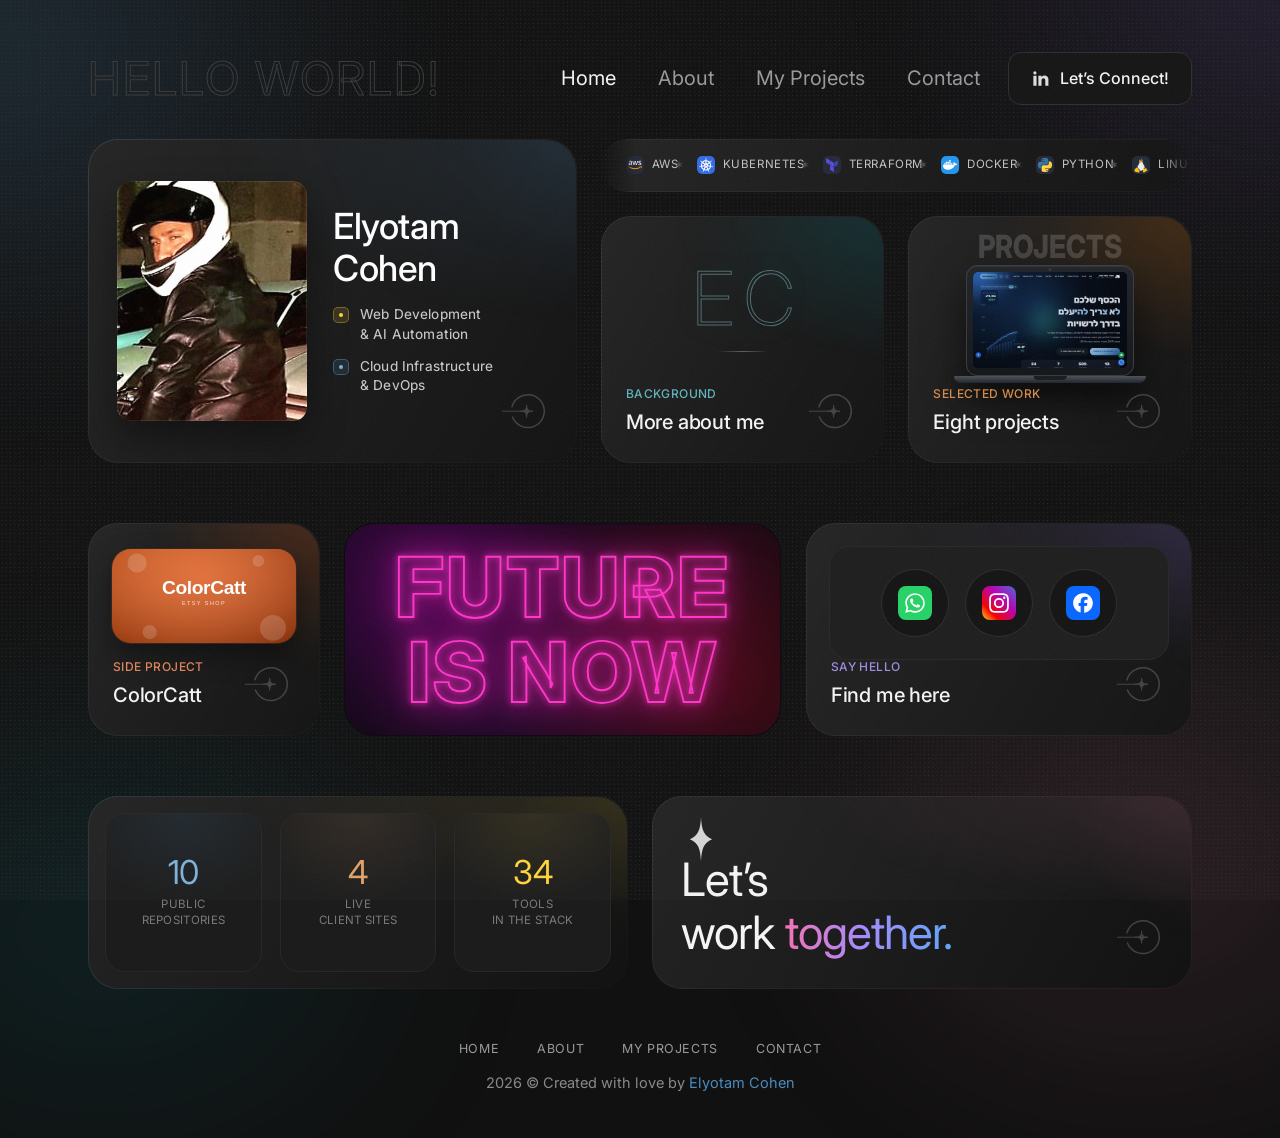
<file: index.html>
<!doctype html>
<html lang="en">
<head>
<meta charset="utf-8">
<meta name="viewport" content="width=device-width, initial-scale=1">
<title>Elyotam Cohen — Web Development &amp; AI Automation</title>
<meta name="description" content="Elyotam Cohen builds websites, web applications and AI automation, and runs the cloud infrastructure behind them on AWS, Kubernetes and Terraform.">
<meta name="theme-color" content="#0a0a0a">
<link rel="canonical" href="https://elyotam.github.io/">
<link rel="icon" href="assets/favicon.svg" type="image/svg+xml">
<meta property="og:type" content="website">
<meta property="og:site_name" content="Elyotam Cohen">
<meta property="og:title" content="Elyotam Cohen — Web Development &amp; AI Automation">
<meta property="og:description" content="Websites, web applications and AI automation, and the cloud infrastructure that runs them.">
<meta property="og:url" content="https://elyotam.github.io/">
<meta property="og:image" content="https://elyotam.github.io/assets/og.jpg">
<meta property="og:image:width" content="1200">
<meta property="og:image:height" content="630">
<meta property="og:image:alt" content="Elyotam Cohen — web development, AI automation and cloud infrastructure">
<meta name="twitter:card" content="summary_large_image">
<meta name="twitter:title" content="Elyotam Cohen — Web Development &amp; AI Automation">
<meta name="twitter:description" content="Websites, web applications and AI automation, and the cloud infrastructure that runs them.">
<meta name="twitter:image" content="https://elyotam.github.io/assets/og.jpg">
<link rel="preconnect" href="https://fonts.googleapis.com">
<link rel="preconnect" href="https://fonts.gstatic.com" crossorigin>
<link href="https://fonts.googleapis.com/css2?family=Inter:wght@300;400;500;600;700;800&display=swap" rel="stylesheet">
<link rel="stylesheet" href="assets/site.css">
<link rel="preload" as="image" href="assets/portrait.jpg"
      imagesrcset="assets/portrait.jpg 380w, assets/portrait@2x.jpg 502w"
      imagesizes="(max-width:680px) 90vw, 190px">
<style>
/* home page only: the bento arrangement */
.bento{display:grid;grid-template-columns:repeat(22,1fr);
  gap:var(--gap);padding-bottom:var(--gap)}

/* Every card was the same grey, so nothing led the eye. Each one now owns a
   colour: a soft tint in its top corner and a matching kicker. Kept low so the
   page stays dark -- it is hierarchy, not decoration. */
.tint::before{content:"";position:absolute;inset:0;z-index:0;border-radius:inherit;
  pointer-events:none;opacity:.55;transition:opacity .45s ease;
  background:radial-gradient(125% 95% at 100% 0%,var(--accent),transparent 60%)}
/* a second, brighter pool that tracks the pointer -- site.js already writes
   --mx and --my on every .box */
.tint::before{background:
  radial-gradient(260px circle at var(--mx,110%) var(--my,-10%),var(--accent),transparent 68%),
  radial-gradient(125% 95% at 100% 0%,var(--accent),transparent 60%)}
.tint:hover::before{opacity:.9}
.id     {--accent:rgba(75,139,190,.22); --glow:rgba(122,181,231,.16); --markhi:#a9cdea; --markglow:rgba(75,139,190,.5)}
.about  {--accent:rgba(11,132,145,.24); --glow:rgba(64,196,207,.15);  --markhi:#7fd6de; --markglow:rgba(11,132,145,.5)}
.showcase{--accent:rgba(255,124,0,.20); --glow:rgba(255,150,60,.14);  --markhi:#ffb877; --markglow:rgba(255,124,0,.45)}
.hobby  {--accent:rgba(241,101,33,.23); --glow:rgba(241,127,70,.15);  --markhi:#ffab84; --markglow:rgba(241,101,33,.45)}
.social {--accent:rgba(139,104,224,.22);--glow:rgba(160,130,238,.16); --markhi:#bfa9ff; --markglow:rgba(139,104,224,.5)}
.stats  {--accent:rgba(255,212,59,.15); --glow:rgba(255,212,59,.11);  --markhi:#ffe27a; --markglow:rgba(255,212,59,.35)}
.cta    {--accent:rgba(232,129,166,.20);--glow:rgba(244,166,215,.16); --markhi:#1b1b1b; --markglow:transparent}
.blob   {--glow:rgba(255,53,200,.14)}
.ticker {--glow:rgba(255,255,255,.07)}
.about .kicker{color:#5fb4bd}
.showcase .kicker{color:#d68b4a}
.hobby .kicker{color:#e0855c}
.social .kicker{color:#a08ce0}
.hobby,.blob,.social{margin-top:36px}
.stats,.cta{margin-top:36px}

.id{grid-column:span 10;grid-row:span 2;display:flex;gap:26px;align-items:center;padding:28px}
.mark{flex:0 0 190px;height:240px;border-radius:14px;overflow:hidden;position:relative;
  background:#0c0f13;box-shadow:0 18px 38px rgba(0,0,0,.45)}
.mark::after{content:"";position:absolute;inset:0;border-radius:inherit;pointer-events:none;
  box-shadow:inset 0 0 0 1px rgba(255,255,255,.09)}
.mark img{width:100%;height:100%;object-fit:cover;object-position:center;
  transition:transform .6s cubic-bezier(.2,.7,.3,1)}
.id:hover .mark img{transform:scale(1.05)}
.id h1{margin:0 0 16px;font-size:clamp(27px,3.2vw,36px);font-weight:500;line-height:1.16;
  letter-spacing:-.4px;
  background:linear-gradient(100deg,#fff 0%,#fff 34%,#bcd9f0 44%,#fff 56%,#fff 100%);
  background-size:280% 100%;-webkit-background-clip:text;background-clip:text;color:transparent;
  animation:sheen 8s ease-in-out infinite}
@keyframes sheen{0%,100%{background-position:120% 0}50%{background-position:-60% 0}}
/* The roles used to be italic grey text behind a text-glyph diamond. Inter's
   oblique is synthesised and the glyph renders differently on every platform,
   so both are gone: upright type, a little more weight, and a real mark. No
   pill around it -- the column is too narrow for one, and text that can wrap
   survives every width. */
.roles{display:flex;flex-direction:column;gap:13px}
.roles span{display:flex;align-items:flex-start;gap:11px;
  font-size:13.6px;font-weight:450;line-height:1.42;letter-spacing:.15px;color:#c8c8c8;
  /* the column is 215px and the longest role wants 256px, so it will wrap
     whatever happens; balance makes the two lines even instead of leaving one
     orphaned word */
  text-wrap:balance}
.roles em{position:relative;flex:0 0 16px;width:16px;height:16px;margin-top:2px;
  font-size:0;border-radius:5px;
  background:rgba(255,212,59,.13);border:1px solid rgba(255,212,59,.32)}
.roles em::after{content:"";position:absolute;inset:0;margin:auto;
  width:4px;height:4px;border-radius:50%;background:var(--yellow)}
.roles span:nth-child(2) em{background:rgba(75,139,190,.15);border-color:rgba(111,179,232,.36)}
.roles span:nth-child(2) em::after{background:#6fb3e8}

.ticker{grid-column:span 12;padding:0;min-height:53px;display:flex;align-items:center;
  -webkit-mask-image:linear-gradient(90deg,transparent,#000 34px,#000 calc(100% - 34px),transparent);
  mask-image:linear-gradient(90deg,transparent,#000 34px,#000 calc(100% - 34px),transparent)}
.track{display:flex;align-items:center;animation:slide 30s linear infinite;white-space:nowrap;padding-left:24px}
.track i{font-style:normal;display:inline-flex;align-items:center;gap:8px;font-size:11.5px;
  letter-spacing:.6px;text-transform:uppercase;color:#c4c4c4}
.track i img{width:18px;height:18px;border-radius:5px}
.track s{text-decoration:none;color:#4d4d4d;margin:0 13px;font-size:12px}
@keyframes slide{from{transform:translateX(0)}to{transform:translateX(-50%)}}

/* 247px is the reference's own card height; the laptop needs the room */
.about{grid-column:span 6;min-height:247px;display:flex;flex-direction:column;justify-content:flex-end}
/* His card carries his own signature. Rather than draw a fake one, this is a
   monogram: hollow letters, the same treatment as the neon and the ghost word,
   so it reads as a mark and not as a forged hand. */
.sig{position:absolute;left:0;right:0;top:44px;text-align:center;line-height:1;
  font-size:74px;font-weight:200;letter-spacing:10px;text-indent:10px;
  color:transparent;-webkit-text-stroke:1px rgba(160,232,238,.4);user-select:none;
  filter:drop-shadow(0 0 14px rgba(11,132,145,.35))}
.sig b{font-weight:200}
.sig i{display:block;width:52px;height:1px;margin:16px auto 0;
  background:linear-gradient(90deg,transparent,rgba(255,255,255,.3),transparent)}
.showcase{grid-column:span 6;min-height:247px;display:flex;flex-direction:column;justify-content:flex-end}

/* A laptop drawn in CSS rather than shipped as a PNG: it stays sharp on any
   screen, and swapping the project means swapping one <img src>. */
.laptop{position:absolute;left:50%;top:48px;transform:translateX(-50%);
  width:168px;max-width:calc(100% - 72px)}
.lid{position:relative;border-radius:11px;padding:6px 6px 7px;
  background:linear-gradient(#212429,#141619);border:1px solid #383d43;
  box-shadow:0 20px 40px rgba(0,0,0,.62),inset 0 1px 0 rgba(255,255,255,.07)}
.lid .cam{position:absolute;left:50%;top:2.5px;transform:translateX(-50%);
  width:3px;height:3px;border-radius:50%;background:#33383e}
.screen{border-radius:5px;overflow:hidden;background:#000;aspect-ratio:16/10}
.screen img{width:100%;height:100%;object-fit:cover;object-position:top;
  transition:transform .5s ease}
.showcase:hover .screen img{transform:scale(1.04)}
.base{position:relative;width:114%;left:-7%;height:7px;
  background:linear-gradient(#4c525a,#20242a);border-radius:0 0 8px 8px;
  box-shadow:0 10px 18px rgba(0,0,0,.5)}
.base::after{content:'';position:absolute;left:50%;top:0;transform:translateX(-50%);
  width:17%;height:3.5px;background:#181b1f;border-radius:0 0 4px 4px}

.ghostword{position:absolute;left:0;right:0;top:14px;text-align:center;
  font-size:32px;font-weight:800;letter-spacing:0;line-height:1;
  transform:scaleX(.86);            /* his face is condensed; Inter is not */
  color:rgba(255,255,255,.17);      /* lightens whatever is behind it, so the
                                       orange hover needs no second colour */
  user-select:none}

.hobby{grid-column:span 5;min-height:213px;display:flex;flex-direction:column;justify-content:flex-end}
.hobby .badge{position:absolute;left:22px;right:22px;top:24px;height:96px;border-radius:20px;
  overflow:hidden;border:1px solid #33241d;box-shadow:0 12px 26px rgba(0,0,0,.4)}
.hobby .badge img{width:100%;height:100%;object-fit:cover;display:block;
  transition:transform .6s cubic-bezier(.2,.7,.3,1)}
.hobby:hover .badge img{transform:scale(1.06)}
/* His version is a three.js canvas. The look is two blurred gradient layers
   that drift and rotate behind hollow neon type -- both gradients and both
   keyframes below are his, copied out of his stylesheet. */
.blob{grid-column:span 9;min-height:213px;padding:0;display:grid;place-items:center;
  background:#0d0710;isolation:isolate;overflow:hidden;
  container-type:inline-size}   /* so the type scales with the card, not the window */
.blob::before,.blob::after{content:"";position:absolute;inset:-10%;
  pointer-events:none;z-index:0}
.blob::before{filter:blur(28px);
  background:
    radial-gradient(circle at 25% 30%,#4c055ad9 0%,#0000 45%),
    radial-gradient(circle at 80% 70%,#500a14d9 0%,#0000 50%),
    radial-gradient(circle at 50% 100%,#280a3cbf 0%,#0000 55%);
  animation:futureGlowDrift 11s ease-in-out infinite alternate}
.blob::after{filter:blur(22px);mix-blend-mode:multiply;
  background:
    radial-gradient(circle at 70% 25%,#78145080 0%,#0000 40%),
    radial-gradient(circle at 20% 80%,#8c121e73 0%,#0000 45%),
    conic-gradient(#500a3c59 0deg,#0000 60deg,#6e121e59 180deg,#0000 240deg,#500a3c59 360deg);
  animation:futureGlowSpin 22s linear infinite}
@keyframes futureGlowDrift{
  0%{opacity:.85;transform:translate(-4%,-2%) scale(1)}
  50%{opacity:1;transform:translate(3%,4%) scale(1.1)}
  100%{opacity:.9;transform:translate(4%,-3%) scale(1.05)}}
@keyframes futureGlowSpin{
  0%{transform:rotate(0) scale(1)}
  50%{transform:rotate(180deg) scale(1.15)}
  100%{transform:rotate(360deg) scale(1)}}

/* Hollow letters: the fill is transparent and only the stroke is painted, so
   drop-shadow glows the outline. text-shadow would glow the solid glyph and
   fill the counters with light. */
.neon{position:relative;z-index:2;text-align:center;line-height:1.02;
  margin:0;                         /* a <p> inherits 1em top and bottom, which
                                       at this size added 166px to the row */
  font-weight:800;letter-spacing:2px;color:transparent;
  font-size:clamp(30px,7.4vw,62px);
  font-size:min(19cqw,86px);        /* ignored where cqw is unsupported */
  -webkit-text-stroke:1.9px #ff35c8;
  filter:drop-shadow(0 0 3px #ff35c8) drop-shadow(0 0 11px #ff35c8b3)
         drop-shadow(0 0 28px #d60096a6);
  animation:neonFlicker 7s infinite;
  transition:transform .5s ease}
.neon span{display:block}
.blob:hover .neon{transform:scale(1.04)}
@keyframes neonFlicker{
  0%,46%,50%,71%,75%,100%{opacity:1}
  48%{opacity:.55}
  73%{opacity:.7}}
.social{grid-column:span 8;min-height:213px;display:flex;flex-direction:column;justify-content:flex-end}
.orbwrap{position:absolute;left:22px;right:22px;top:22px;background:var(--inner);border:1px solid var(--line);
  border-radius:var(--ri);padding:22px;display:flex;gap:16px;justify-content:center}
.orb{position:relative;z-index:10;width:68px;height:68px;border-radius:50%;background:#141414;
  border:1px solid #2e2e2e;display:grid;place-items:center;transition:.2s}
/* the tiles are brand-coloured now, so inverting them on a white orb read
   wrong; they lift and glow instead */
.orb{transition:transform .22s cubic-bezier(.2,.7,.3,1),border-color .22s,box-shadow .22s}
.orb:nth-child(1):hover{box-shadow:0 10px 24px rgba(37,211,102,.28)}
.orb:nth-child(2):hover{box-shadow:0 10px 24px rgba(200,50,150,.30)}
.orb:nth-child(3):hover{box-shadow:0 10px 24px rgba(8,102,255,.30)}
.orb img{width:34px;height:34px}
.orb b{font-size:15px;font-weight:600;color:#bdbdbd;letter-spacing:.5px}

.stats{grid-column:span 11;min-height:170px;padding:16px;display:grid;grid-template-columns:repeat(3,1fr);gap:18px}
.cell{border-radius:var(--ri);padding:12px 8px;position:relative;
  display:flex;flex-direction:column;align-items:center;justify-content:center;gap:8px;
  text-align:center;background:#1c1c1c;border:1px solid #282828;
  transition:border-color .3s,background .3s}
.cell::before{content:"";position:absolute;inset:0;border-radius:inherit;pointer-events:none;
  background:radial-gradient(100% 80% at 50% 0%,var(--c),transparent 70%);opacity:.75}
.cell.r{--c:rgba(75,139,190,.16)}
.cell.s{--c:rgba(224,162,106,.15)}
.cell.t{--c:rgba(255,212,59,.13)}
.cell > *{position:relative;z-index:1}
.stats:hover .cell{border-color:#343434;background:#1f1f1f}
.cell b{font-size:33px;font-weight:400;line-height:1;letter-spacing:-.5px}
.cell.r b{color:#7db2dc}
.cell.s b{color:#e0a26a}
.cell.t b{color:var(--yellow)}
.cell small{font-size:11.5px;color:var(--faint);line-height:1.35;text-transform:uppercase;letter-spacing:.3px}
.cta{grid-column:span 11;min-height:170px;display:flex;flex-direction:column;justify-content:center;padding:28px}
.spark{position:absolute;left:28px;top:20px;width:40px;height:48px;opacity:.9}
.spark svg{width:100%;height:100%;fill:#e9e9e9}
.cta h2{margin:28px 0 0;font-size:clamp(30px,4.4vw,46px);font-weight:400;line-height:1.16;letter-spacing:-1px}
.grad{background:linear-gradient(90deg,#f472b6,#a78bfa 45%,#60a5fa);
  -webkit-background-clip:text;background-clip:text;color:transparent}


/* hover states lifted from the reference: the cards recolour, they do not move */
.id:hover{background:linear-gradient(109.6deg,#242d39 11.2%,#10253c 51.2%,#000 98.6%) padding-box,
  linear-gradient(120deg,rgba(255,255,255,.13),rgba(255,255,255,.02)) border-box}
.cta:hover{background:linear-gradient(122.3deg,#6f4785 14.6%,#e881a6 29.6%,#ededb7 42.1%,
  #f4a6d7 56.7%,#9adbe8 68.7%,#eee29f 84.8%) padding-box,
  linear-gradient(120deg,rgba(255,255,255,.2),rgba(255,255,255,.05)) border-box}
.cta:hover h2{color:#1b1b1b}
.cta:hover .grad{background:radial-gradient(523px at 7.1% 19.3%,#930fff 2%,#0531ff 100.7%);
  -webkit-background-clip:text;background-clip:text;color:transparent}
.cta:hover .spark svg{fill:#1b1b1b}
.cta:hover .plus{color:#1b1b1b}   /* the mark is currentColor, so this darkens it */
/* Projects: an orange core blooms from just off the left edge */
.showcase:hover{background:
  radial-gradient(circle at -15.9% 30%,#ff7c00 0% 16%,#ffa34d 15.9% 24.4%,#131e25 24.5% 66%) padding-box,
  linear-gradient(120deg,rgba(255,255,255,.13),rgba(255,255,255,.02)) border-box}
/* Credentials: black into teal */
.about:hover{background:linear-gradient(109.6deg,#000 11.2%,#0b8491 91.1%) padding-box,
  linear-gradient(120deg,rgba(255,255,255,.13),rgba(255,255,255,.02)) border-box}

/* the social orbs flip to white */
/* nav items lift, which is the one place he does move something */
.top nav a{transition:.2s;border-radius:9px;padding:4px 2px}
.top nav a:hover{transform:translateY(-2px)}

/* the card gets wider on the way down, so the laptop and the word grow with
   it -- and the card gets the height that needs */
@media (max-width:980px){
  .about,.showcase{min-height:300px}
  .ghostword{top:18px;font-size:42px}
  .laptop{top:60px;width:230px}
  .sig{top:52px}
}
@media (max-width:680px){
  .about,.showcase{min-height:330px}
  .ghostword{top:20px;font-size:46px}
  .laptop{top:66px;width:270px}
  .sig{top:60px}
}

@media (max-width:980px){
  .id,.cta,.stats,.ticker{grid-column:span 22}
  .id{grid-row:auto}
  .about,.showcase{grid-column:span 11}
  .hobby{grid-column:span 8}.blob{grid-column:span 14}.social{grid-column:span 22}
}
@media (max-width:680px){
  /* 22 columns cannot shrink past 21 gaps (504px), so the grid has to go
     single-column here rather than just re-spanning the cards */
  .bento{grid-template-columns:1fr}
  .bento > *{grid-column:auto;grid-row:auto}
  .hobby,.blob,.social,.stats,.cta{margin-top:0}
  .id{flex-direction:column;align-items:flex-start;padding:26px}
  .mark{width:100%;flex:0 0 auto;height:260px}
  .stats{grid-template-columns:repeat(3,1fr);gap:10px;padding:14px;min-height:0}
  .cell b{font-size:26px}
  .cell small{font-size:10.5px}
}
@media (max-width:430px){
  .stats{grid-template-columns:1fr}
  .cell{padding:16px 8px}
}
@media (prefers-reduced-motion:reduce){
  .track,.blob::before,.blob::after,.neon{animation:none}
  .id h1{animation:none;background:none;color:var(--fg)}
}
</style>
</head>
<body>

<div class="wrap">
  <div class="top">
    <div class="ghost">HELLO WORLD!</div>
    <button class="burger" id="burger" aria-expanded="false" aria-controls="nav">Menu</button>
    <nav id="nav">
      <a class="on" href="#top">Home</a>
      <a href="about.html">About</a>
      <a href="projects.html">My Projects</a>
      <a href="contact.html">Contact</a>
    </nav>
    <a class="pill" href="contact.html">
      <svg viewBox="0 0 24 24"><path d="M6.94 5a2 2 0 1 1-4-.002 2 2 0 0 1 4 .002M7 8.48H3V21h4zm6.32 0H9.34V21h3.92v-6.57c0-3.66 4.77-4 4.77 0V21H22v-7.93c0-6.17-7.06-5.94-8.72-2.91z"/></svg>
      Let&rsquo;s Connect!
    </a>
  </div>

  <main class="bento" id="top">

    <section class="box id tint reveal">
      <a class="overlay" href="about.html" aria-label="More about me"></a>
      <div class="mark"><img src="assets/portrait.jpg"
        srcset="assets/portrait.jpg 380w, assets/portrait@2x.jpg 502w"
        sizes="(max-width:680px) 90vw, 190px"
        alt="Elyotam Cohen" width="380" height="480"
        fetchpriority="high" decoding="async"></div>
      <div>
        <h1>Elyotam<br>Cohen</h1>
        <div class="roles">
          <span><em></em>Web Development &amp; AI Automation</span>
          <span><em></em>Cloud Infrastructure &amp; DevOps</span>
        </div>
      </div>
      <span class="plus"><svg viewBox="0 0 46 42" fill="none" aria-hidden="true"><path d="M30.9224 21.2014C25.1291 21.2014 24.618 24.7796 24.618 27.3354C24.618 21.5421 21.5509 21.2014 17.9727 21.2014C24.618 21.2014 24.618 17.2824 24.618 14.8969C24.618 20.3494 27.8554 21.2014 30.9224 21.2014Z" fill="currentColor" stroke="currentColor"/><rect y="21.6981" width="1" height="18" transform="rotate(-90 0 21.6981)" fill="currentColor"/><path d="M9.93715 16.8555C10.9514 13.0701 13.2829 9.77074 16.5123 7.55063C19.7417 5.33052 23.6571 4.33531 27.5547 4.74394C31.4522 5.15258 35.0762 6.93825 37.7749 9.77989C40.4736 12.6215 42.07 16.3327 42.2771 20.2461C42.4842 24.1596 41.2884 28.0185 38.9047 31.1291C36.5211 34.2398 33.1059 36.398 29.2732 37.2157C25.4406 38.0335 21.4419 37.4571 17.9962 35.5903C14.5505 33.7234 11.8839 30.6886 10.4757 27.0314" stroke="currentColor" stroke-width="1.5" stroke-linecap="round"/></svg></span>
    </section>

    <section class="box ticker reveal" aria-label="Tools">
      <a class="overlay" href="about.html#stack" aria-label="The full stack"></a>
      <div class="track" id="track"></div>
    </section>

    <a class="box about tint reveal" href="about.html">
      <div class="sig" aria-hidden="true"><b>EC</b><i></i></div>
      <p class="kicker">Background</p>
      <h2 class="title">More about me</h2>
      <span class="plus"><svg viewBox="0 0 46 42" fill="none" aria-hidden="true"><path d="M30.9224 21.2014C25.1291 21.2014 24.618 24.7796 24.618 27.3354C24.618 21.5421 21.5509 21.2014 17.9727 21.2014C24.618 21.2014 24.618 17.2824 24.618 14.8969C24.618 20.3494 27.8554 21.2014 30.9224 21.2014Z" fill="currentColor" stroke="currentColor"/><rect y="21.6981" width="1" height="18" transform="rotate(-90 0 21.6981)" fill="currentColor"/><path d="M9.93715 16.8555C10.9514 13.0701 13.2829 9.77074 16.5123 7.55063C19.7417 5.33052 23.6571 4.33531 27.5547 4.74394C31.4522 5.15258 35.0762 6.93825 37.7749 9.77989C40.4736 12.6215 42.07 16.3327 42.2771 20.2461C42.4842 24.1596 41.2884 28.0185 38.9047 31.1291C36.5211 34.2398 33.1059 36.398 29.2732 37.2157C25.4406 38.0335 21.4419 37.4571 17.9962 35.5903C14.5505 33.7234 11.8839 30.6886 10.4757 27.0314" stroke="currentColor" stroke-width="1.5" stroke-linecap="round"/></svg></span>
    </a>

    <a class="box showcase tint reveal" href="projects.html">
      <div class="ghostword" aria-hidden="true">PROJECTS</div>
      <div class="laptop" aria-hidden="true">
        <div class="lid">
          <span class="cam"></span>
          <div class="screen"><img src="assets/work/cpa-ms.jpg" alt="" loading="lazy"></div>
        </div>
        <div class="base"></div>
      </div>
      <p class="kicker">Selected work</p>
      <h2 class="title">Eight projects</h2>
      <span class="plus"><svg viewBox="0 0 46 42" fill="none" aria-hidden="true"><path d="M30.9224 21.2014C25.1291 21.2014 24.618 24.7796 24.618 27.3354C24.618 21.5421 21.5509 21.2014 17.9727 21.2014C24.618 21.2014 24.618 17.2824 24.618 14.8969C24.618 20.3494 27.8554 21.2014 30.9224 21.2014Z" fill="currentColor" stroke="currentColor"/><rect y="21.6981" width="1" height="18" transform="rotate(-90 0 21.6981)" fill="currentColor"/><path d="M9.93715 16.8555C10.9514 13.0701 13.2829 9.77074 16.5123 7.55063C19.7417 5.33052 23.6571 4.33531 27.5547 4.74394C31.4522 5.15258 35.0762 6.93825 37.7749 9.77989C40.4736 12.6215 42.07 16.3327 42.2771 20.2461C42.4842 24.1596 41.2884 28.0185 38.9047 31.1291C36.5211 34.2398 33.1059 36.398 29.2732 37.2157C25.4406 38.0335 21.4419 37.4571 17.9962 35.5903C14.5505 33.7234 11.8839 30.6886 10.4757 27.0314" stroke="currentColor" stroke-width="1.5" stroke-linecap="round"/></svg></span>
    </a>

    <a class="box hobby tint reveal" id="shop"
       href="https://www.etsy.com/shop/ColorCatt" rel="noopener">
      <div class="badge"><img src="assets/work/etsy.svg" alt=""></div>
      <p class="kicker">Side project</p>
      <h2 class="title">ColorCatt</h2>
      <span class="plus"><svg viewBox="0 0 46 42" fill="none" aria-hidden="true"><path d="M30.9224 21.2014C25.1291 21.2014 24.618 24.7796 24.618 27.3354C24.618 21.5421 21.5509 21.2014 17.9727 21.2014C24.618 21.2014 24.618 17.2824 24.618 14.8969C24.618 20.3494 27.8554 21.2014 30.9224 21.2014Z" fill="currentColor" stroke="currentColor"/><rect y="21.6981" width="1" height="18" transform="rotate(-90 0 21.6981)" fill="currentColor"/><path d="M9.93715 16.8555C10.9514 13.0701 13.2829 9.77074 16.5123 7.55063C19.7417 5.33052 23.6571 4.33531 27.5547 4.74394C31.4522 5.15258 35.0762 6.93825 37.7749 9.77989C40.4736 12.6215 42.07 16.3327 42.2771 20.2461C42.4842 24.1596 41.2884 28.0185 38.9047 31.1291C36.5211 34.2398 33.1059 36.398 29.2732 37.2157C25.4406 38.0335 21.4419 37.4571 17.9962 35.5903C14.5505 33.7234 11.8839 30.6886 10.4757 27.0314" stroke="currentColor" stroke-width="1.5" stroke-linecap="round"/></svg></span>
    </a>

    <section class="box blob reveal" aria-label="Future is now">
      <a class="overlay" href="about.html" aria-label="More about me"></a>
      <p class="neon"><span>FUTURE</span><span>IS NOW</span></p>
    </section>

    <section class="box social tint reveal" id="contact">
      <a class="overlay" href="contact.html" aria-label="Ways to reach me"></a>
      <div class="orbwrap">
        <a class="orb" href="https://wa.me/972522057074?text=%D7%94%D7%99%D7%99%2C%20%D7%94%D7%92%D7%A2%D7%AA%D7%99%20%D7%9E%D7%94%D7%90%D7%AA%D7%A8%20%D7%A9%D7%9C%D7%9A%20%D7%95%D7%90%D7%A9%D7%9E%D7%97%20%D7%9C%D7%93%D7%91%D7%A8%20%D7%A2%D7%9C%20%D7%A4%D7%A8%D7%95%D7%99%D7%A7%D7%98%20%F0%9F%91%8B" target="_blank" rel="noopener" aria-label="WhatsApp">
          <img src="assets/icons/whatsapp.svg" alt=""></a>
        <a class="orb" href="https://www.instagram.com/yotamcohenn/" target="_blank" rel="noopener" aria-label="Instagram">
          <img src="assets/icons/instagram.svg" alt=""></a>
        <a class="orb" href="https://www.facebook.com/Elyotamcohen" target="_blank" rel="noopener" aria-label="Facebook">
          <img src="assets/icons/facebook.svg" alt=""></a>
      </div>
      <p class="kicker">Say hello</p>
      <h2 class="title">Find me here</h2>
      <span class="plus"><svg viewBox="0 0 46 42" fill="none" aria-hidden="true"><path d="M30.9224 21.2014C25.1291 21.2014 24.618 24.7796 24.618 27.3354C24.618 21.5421 21.5509 21.2014 17.9727 21.2014C24.618 21.2014 24.618 17.2824 24.618 14.8969C24.618 20.3494 27.8554 21.2014 30.9224 21.2014Z" fill="currentColor" stroke="currentColor"/><rect y="21.6981" width="1" height="18" transform="rotate(-90 0 21.6981)" fill="currentColor"/><path d="M9.93715 16.8555C10.9514 13.0701 13.2829 9.77074 16.5123 7.55063C19.7417 5.33052 23.6571 4.33531 27.5547 4.74394C31.4522 5.15258 35.0762 6.93825 37.7749 9.77989C40.4736 12.6215 42.07 16.3327 42.2771 20.2461C42.4842 24.1596 41.2884 28.0185 38.9047 31.1291C36.5211 34.2398 33.1059 36.398 29.2732 37.2157C25.4406 38.0335 21.4419 37.4571 17.9962 35.5903C14.5505 33.7234 11.8839 30.6886 10.4757 27.0314" stroke="currentColor" stroke-width="1.5" stroke-linecap="round"/></svg></span>
    </section>

    <section class="box stats tint reveal">
      <a class="overlay" href="contact.html" aria-label="Ways to reach me"></a>
      <div class="cell r"><b id="sRepos">10</b><small>Public<br>repositories</small></div>
      <div class="cell s"><b>4</b><small>Live<br>client sites</small></div>
      <div class="cell t"><b>34</b><small>Tools<br>in the stack</small></div>
    </section>

    <section class="box cta tint reveal">
      <a class="overlay" href="contact.html" aria-label="Get in touch"></a>
      <div class="spark" aria-hidden="true">
        <svg viewBox="0 0 40 52"><path d="M20 0c.7 14 3 20 12 24-9 4-11.3 10-12 24-.7-14-3-20-12-24 9-4 11.3-10 12-24z"/></svg>
      </div>
      <h2>Let&rsquo;s<br>work <span class="grad">together.</span></h2>
      <span class="plus"><svg viewBox="0 0 46 42" fill="none" aria-hidden="true"><path d="M30.9224 21.2014C25.1291 21.2014 24.618 24.7796 24.618 27.3354C24.618 21.5421 21.5509 21.2014 17.9727 21.2014C24.618 21.2014 24.618 17.2824 24.618 14.8969C24.618 20.3494 27.8554 21.2014 30.9224 21.2014Z" fill="currentColor" stroke="currentColor"/><rect y="21.6981" width="1" height="18" transform="rotate(-90 0 21.6981)" fill="currentColor"/><path d="M9.93715 16.8555C10.9514 13.0701 13.2829 9.77074 16.5123 7.55063C19.7417 5.33052 23.6571 4.33531 27.5547 4.74394C31.4522 5.15258 35.0762 6.93825 37.7749 9.77989C40.4736 12.6215 42.07 16.3327 42.2771 20.2461C42.4842 24.1596 41.2884 28.0185 38.9047 31.1291C36.5211 34.2398 33.1059 36.398 29.2732 37.2157C25.4406 38.0335 21.4419 37.4571 17.9962 35.5903C14.5505 33.7234 11.8839 30.6886 10.4757 27.0314" stroke="currentColor" stroke-width="1.5" stroke-linecap="round"/></svg></span>
    </section>

  </main>
</div>

<footer>
  <nav>
    <a href="#top">Home</a><a href="about.html">About</a>
    <a href="projects.html">My Projects</a><a href="contact.html">Contact</a>
  </nav>
  <div><span id="yr">2026</span> &copy; Created with love by
    <a class="by" href="https://github.com/elyotam" rel="noopener">Elyotam Cohen</a></div>
</footer>

<script src="assets/site.js"></script>
<script src="assets/cursor.js"></script>
<script>
/* home-page extras: the ticker contents and the one live figure */
var TICK = [['aws','AWS'],['kubernetes','Kubernetes'],['terraform','Terraform'],
  ['docker','Docker'],['py','Python'],['linux','Linux'],['ansible','Ansible'],
  ['githubactions','GH Actions'],['grafana','Grafana'],['figma','Figma'],['git','Git']];
var half = TICK.map(function (p) {
  return '<i><img src="assets/icons/' + p[0] + '.svg" alt="" loading="lazy">' +
         p[1] + '</i><s>&#10038;</s>';
}).join('');
document.getElementById('track').innerHTML = half + half;

fetch('https://api.github.com/users/elyotam')
  .then(function (r) { return r.ok ? r.json() : Promise.reject(); })
  .then(function (u) { document.getElementById('sRepos').textContent = u.public_repos; })
  .catch(function () { /* rate limited: the seeded figure stays */ });
</script>
</body>
</html>
</file>
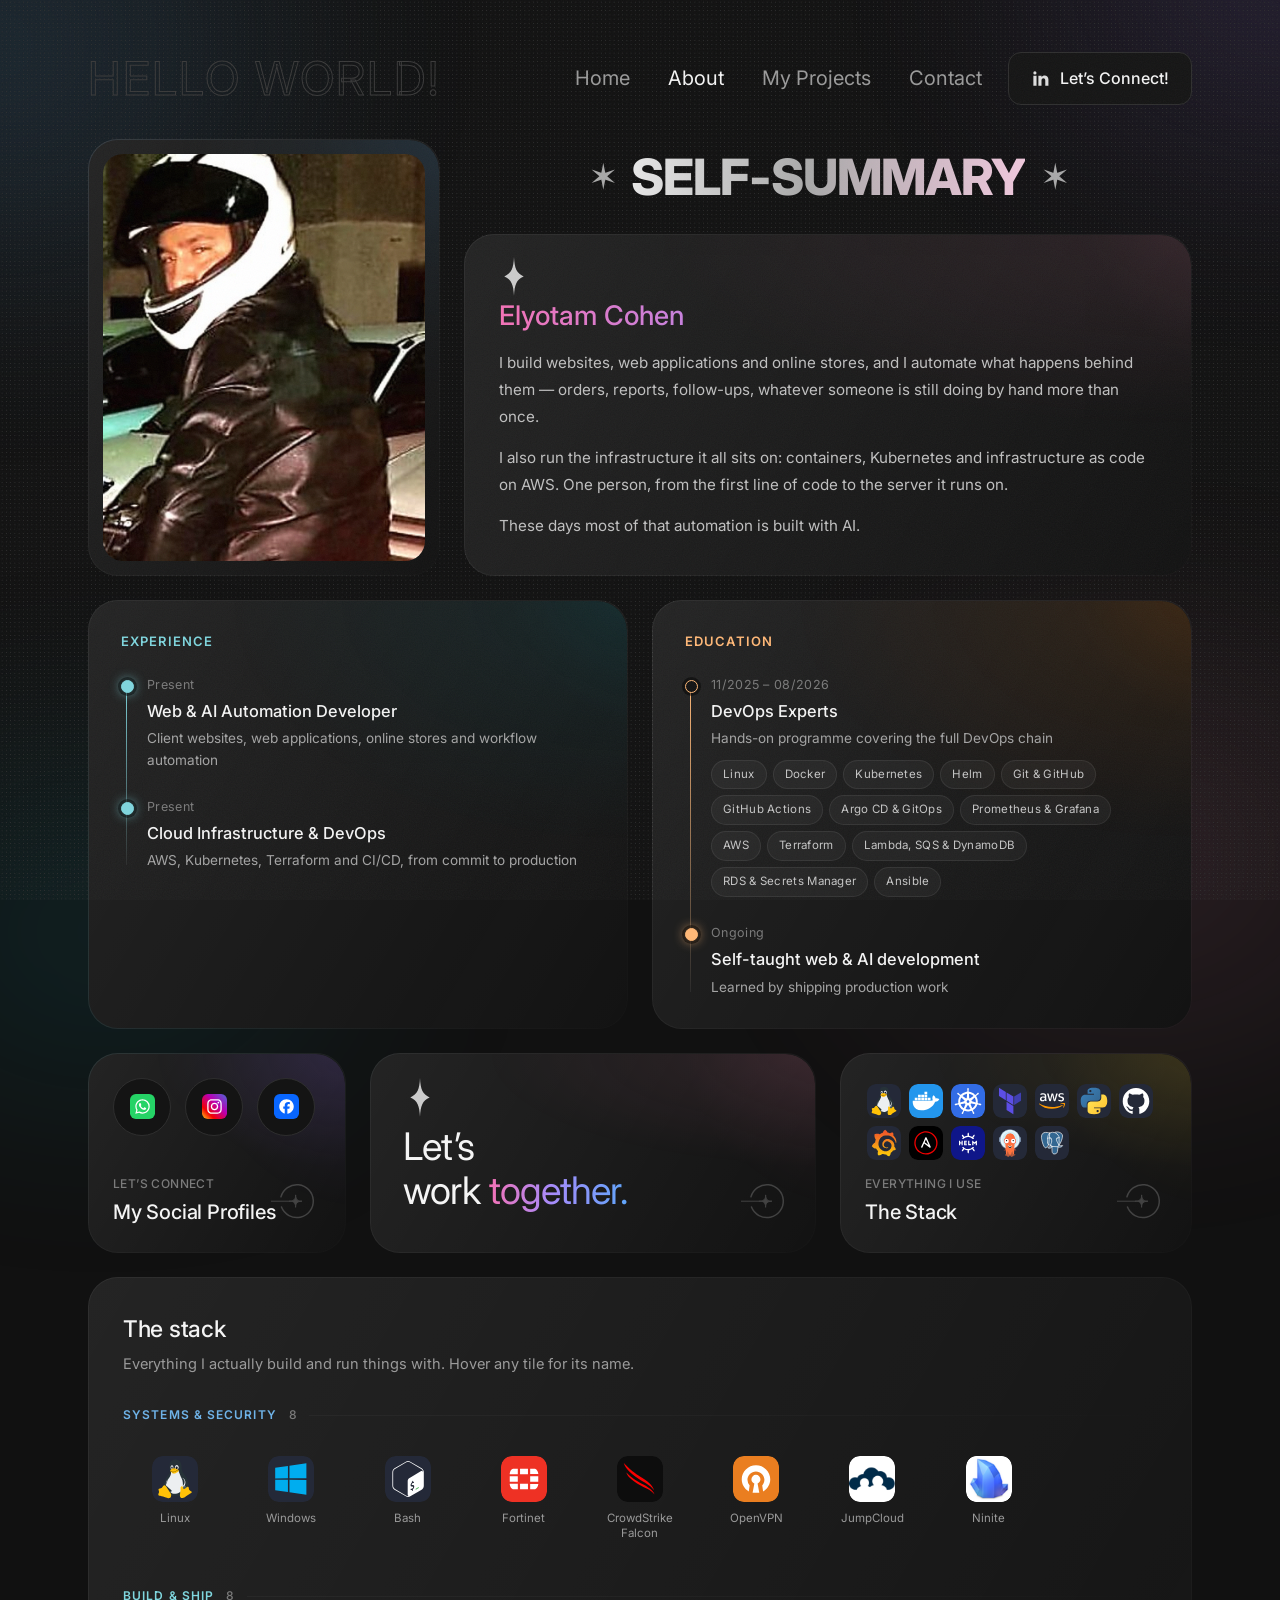
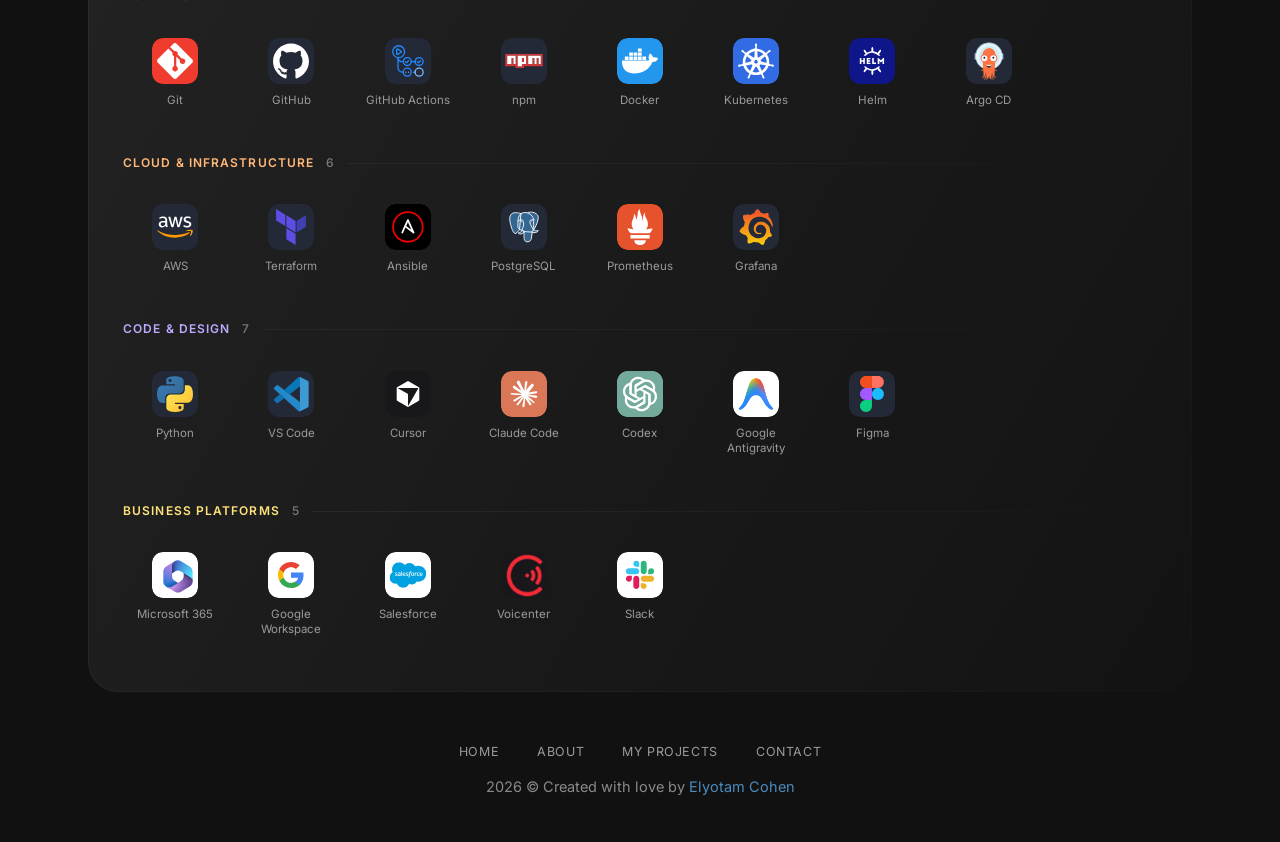
<file: about.html>
<!doctype html>
<html lang="en">
<head>
<meta charset="utf-8">
<meta name="viewport" content="width=device-width, initial-scale=1">
<title>About — Elyotam Cohen</title>
<meta name="description" content="Elyotam Cohen — web development, AI automation, and the cloud infrastructure that runs it.">
<meta name="theme-color" content="#111111">
<link rel="canonical" href="https://elyotam.github.io/about.html">
<link rel="icon" href="assets/favicon.svg" type="image/svg+xml">
<meta property="og:type" content="website">
<meta property="og:site_name" content="Elyotam Cohen">
<meta property="og:title" content="About — Elyotam Cohen">
<meta property="og:description" content="Who I am, what I build, and the 34 tools I actually reach for.">
<meta property="og:url" content="https://elyotam.github.io/about.html">
<meta property="og:image" content="https://elyotam.github.io/assets/og.jpg">
<meta property="og:image:width" content="1200">
<meta property="og:image:height" content="630">
<meta property="og:image:alt" content="Elyotam Cohen — web development, AI automation and cloud infrastructure">
<meta name="twitter:card" content="summary_large_image">
<meta name="twitter:title" content="About — Elyotam Cohen">
<meta name="twitter:description" content="Who I am, what I build, and the 34 tools I actually reach for.">
<meta name="twitter:image" content="https://elyotam.github.io/assets/og.jpg">
<link rel="preconnect" href="https://fonts.googleapis.com">
<link rel="preconnect" href="https://fonts.gstatic.com" crossorigin>
<link href="https://fonts.googleapis.com/css2?family=Inter:wght@300;400;500;600;700;800&display=swap" rel="stylesheet">
<link rel="stylesheet" href="assets/site.css">
<style>
.grid{display:grid;grid-template-columns:repeat(12,1fr);gap:var(--gap);padding-bottom:var(--gap)}

/* the same accent system the home page uses */
.tint::before{content:"";position:absolute;inset:0;z-index:0;border-radius:inherit;
  pointer-events:none;opacity:.55;transition:opacity .45s ease;
  background:
    radial-gradient(260px circle at var(--mx,110%) var(--my,-10%),var(--accent),transparent 68%),
    radial-gradient(125% 95% at 100% 0%,var(--accent),transparent 60%)}
.tint:hover::before{opacity:.9}
.shotcard{--accent:rgba(75,139,190,.22); --glow:rgba(122,181,231,.16)}
.card    {--accent:rgba(232,129,166,.18);--glow:rgba(244,166,215,.14)}
.cv.exp  {--accent:rgba(11,132,145,.22); --glow:rgba(64,196,207,.14);  --markhi:#7fd6de}
.cv.edu  {--accent:rgba(255,124,0,.18);  --glow:rgba(255,150,60,.13);  --markhi:#ffb877}
.social  {--accent:rgba(139,104,224,.22);--glow:rgba(160,130,238,.16); --markhi:#bfa9ff; --markglow:rgba(139,104,224,.5)}
.cta     {--accent:rgba(232,129,166,.20);--glow:rgba(244,166,215,.16); --markhi:#1b1b1b}
.stacklink{--accent:rgba(255,212,59,.17);--glow:rgba(255,212,59,.12);  --markhi:#ffe27a; --markglow:rgba(255,212,59,.35)}
.stackwrap{--glow:rgba(255,255,255,.05)}

/* ------------------------------------------------ row 1: portrait + summary */
.shotcard{grid-column:span 4;padding:14px;align-self:start}
/* height:auto is load-bearing. The <img> carries height="480" as an attribute,
   which the browser applies as a style, and it beat aspect-ratio -- the photo
   was being stretched to 480px tall at every column width. */
.shotcard img{width:100%;height:auto;aspect-ratio:380/480;object-fit:cover;
  object-position:center;border-radius:20px;display:block;
  transition:transform .6s cubic-bezier(.2,.7,.3,1)}
.shotcard:hover img{transform:scale(1.04)}
.summary{grid-column:span 8;display:flex;flex-direction:column;gap:18px;
  background:none;border:0;padding:0}
.summary:hover{transform:none}
.summary::after{display:none}
.bigtitle{margin:0;text-align:center;font-size:clamp(30px,5vw,50px);font-weight:800;
  letter-spacing:-1px;display:flex;align-items:center;justify-content:center;gap:18px}
.bigtitle span{background:linear-gradient(92deg,#e8e8e8,#a9a9a9 45%,#f0c8dd);
  -webkit-background-clip:text;background-clip:text;color:transparent}
.bigtitle i{font-style:normal;color:#cfcfcf;font-size:.55em;opacity:.8}
.summary .card{flex:1;padding:60px 34px 32px}
.summary h2{margin:0 0 12px;font-size:27px;font-weight:500;
  background:linear-gradient(92deg,#f472b6,#a78bfa 48%,#60a5fa);
  -webkit-background-clip:text;background-clip:text;color:transparent}
.summary p{margin:0;color:#c0c0c0;font-size:15.2px;line-height:1.78;max-width:66ch}
.summary p + p{margin-top:14px}
.spark{position:absolute;left:32px;top:22px;width:34px;height:42px;opacity:.85;z-index:2}
.spark svg{width:100%;height:100%;fill:#e9e9e9}
/* two lines of standing about what the work actually is */
.facts{display:flex;flex-wrap:wrap;gap:9px;margin:22px 0 0}
.facts span{font-size:12px;letter-spacing:.4px;text-transform:uppercase;color:#c9c9c9;
  background:rgba(255,255,255,.05);border:1px solid rgba(255,255,255,.08);
  border-radius:999px;padding:7px 14px}

/* ------------------------------------------ row 2: a timeline, not a list */
.cv{grid-column:span 6;padding:30px 32px}
.cv h3{margin:0 0 24px;font-size:13px;letter-spacing:1.1px;text-transform:uppercase;
  font-weight:600;color:var(--railhi,#cfcfcf)}
.cv.exp{--railhi:#7fd6de}
.cv.edu{--railhi:#ffb877}
.rail{position:relative;padding-left:26px}
.rail::before{content:"";position:absolute;left:5px;top:6px;bottom:6px;width:1px;
  background:linear-gradient(var(--railhi),rgba(255,255,255,.06))}
.entry{position:relative;margin-bottom:26px}
.entry:last-child{margin-bottom:0}
.entry::before{content:"";position:absolute;left:-26px;top:5px;width:11px;height:11px;
  border-radius:50%;background:#141414;border:1px solid var(--railhi);
  box-shadow:0 0 0 3px rgba(0,0,0,.5)}
.entry.now::before{background:var(--railhi);box-shadow:0 0 0 3px rgba(0,0,0,.5),
  0 0 12px var(--railhi)}
.entry .when{font-size:12.5px;color:var(--faint);margin:0 0 5px;letter-spacing:.3px}
.entry .what{font-size:16.4px;color:var(--fg);margin:0 0 4px;font-weight:500}
.entry .where{font-size:13.6px;color:#a4a4a4;margin:0}
/* the course covered eleven things; a comma list of eleven is a wall */
.kit{display:flex;flex-wrap:wrap;gap:6px;margin:10px 0 0}
.kit span{font-size:11.5px;letter-spacing:.3px;color:#c6c6c6;white-space:nowrap;
  background:rgba(255,255,255,.045);border:1px solid rgba(255,255,255,.075);
  border-radius:999px;padding:5px 11px}

/* ------------------------------------------------------------------ row 3 */
.social{grid-column:span 3;min-height:200px;display:flex;flex-direction:column;justify-content:flex-end}
.orbwrap{position:absolute;left:24px;right:24px;top:24px;display:flex;gap:14px}
.orb{position:relative;z-index:10;width:58px;height:58px;border-radius:50%;background:#141414;
  border:1px solid #2e2e2e;display:grid;place-items:center;transition:.2s}
/* the tiles are brand-coloured now, so inverting them on a white orb read
   wrong; they lift and glow instead */
.orb{transition:transform .22s cubic-bezier(.2,.7,.3,1),border-color .22s,box-shadow .22s}
.orb:nth-child(1):hover{box-shadow:0 10px 24px rgba(37,211,102,.28)}
.orb:nth-child(2):hover{box-shadow:0 10px 24px rgba(200,50,150,.30)}
.orb:nth-child(3):hover{box-shadow:0 10px 24px rgba(8,102,255,.30)}
.orb img{width:25px;height:25px}
.cta{grid-column:span 5;min-height:200px;display:flex;flex-direction:column;justify-content:center;padding:32px}
.cta h2{margin:30px 0 0;font-size:clamp(26px,3.6vw,38px);font-weight:400;line-height:1.16;letter-spacing:-.8px}
.grad{background:linear-gradient(90deg,#f472b6,#a78bfa 45%,#60a5fa);
  -webkit-background-clip:text;background-clip:text;color:transparent}
.stacklink{grid-column:span 4;min-height:200px;display:flex;flex-direction:column;justify-content:flex-end}
.stacklink .row{position:absolute;left:26px;right:26px;top:30px;display:flex;flex-wrap:wrap;gap:8px}
.stacklink .row img{width:34px;height:34px;border-radius:9px;
  transition:transform .3s cubic-bezier(.2,.7,.3,1)}
.stacklink:hover .row img{transform:translateY(-3px)}
.stacklink .row img:nth-child(2){transition-delay:.03s}
.stacklink .row img:nth-child(3){transition-delay:.06s}
.stacklink .row img:nth-child(4){transition-delay:.09s}
.stacklink .row img:nth-child(5){transition-delay:.12s}
.stacklink .row img:nth-child(6){transition-delay:.15s}

/* -------------------------------------------------------------- the stack */
.stackwrap{grid-column:span 12;padding:34px 34px 38px}
.stackwrap h3{margin:0 0 6px;font-size:23px;font-weight:500;letter-spacing:-.3px}
.stackwrap > p{margin:0 0 30px;color:var(--dim);font-size:14.6px}
.grp{margin-bottom:30px}
.grp:last-child{margin-bottom:0}
.grp h4{display:flex;align-items:center;gap:12px;margin:0 0 16px;
  font-size:12px;letter-spacing:1.1px;text-transform:uppercase;font-weight:600;
  color:var(--c)}
.grp h4::after{content:"";flex:1;height:1px;
  background:linear-gradient(90deg,var(--line),transparent)}
.grp h4 b{font-weight:500;color:var(--faint);letter-spacing:.4px}
.tiles{display:grid;grid-template-columns:repeat(auto-fill,minmax(94px,1fr));gap:12px}
.tiles a{display:flex;flex-direction:column;align-items:center;gap:9px;padding:15px 6px;
  border-radius:16px;border:1px solid transparent;position:relative;
  transition:transform .22s cubic-bezier(.2,.7,.3,1),background .22s,border-color .22s}
.tiles a::before{content:"";position:absolute;inset:0;border-radius:inherit;opacity:0;
  transition:opacity .25s;
  background:radial-gradient(70% 60% at 50% 0%,var(--c),transparent 70%)}
.tiles a:hover{transform:translateY(-4px);border-color:rgba(255,255,255,.1);
  background:rgba(255,255,255,.03)}
.tiles a:hover::before{opacity:1}
.tiles img{width:46px;height:46px;border-radius:11px;position:relative;z-index:1;
  transition:filter .25s}
.tiles a:hover img{filter:drop-shadow(0 6px 14px var(--c))}
.tiles span{font-size:11.5px;color:var(--dim);text-align:center;line-height:1.3;
  position:relative;z-index:1;transition:color .2s}
.tiles a:hover span{color:var(--fg)}

@media (max-width:980px){
  .shotcard{grid-column:span 5}.summary{grid-column:span 7}
  .cv{grid-column:span 12}
  .social,.stacklink{grid-column:span 6}.cta{grid-column:span 12}
}
@media (max-width:680px){
  .shotcard,.summary,.social,.cta,.stacklink{grid-column:span 12}
  .stackwrap{padding:26px 20px 30px}
  .tiles{grid-template-columns:repeat(auto-fill,minmax(80px,1fr));gap:9px}
  .tiles img{width:40px;height:40px}
}
</style>
</head>
<body>

<div class="wrap">
  <div class="top">
    <a class="ghost" href="./">HELLO WORLD!</a>
    <button class="burger" id="burger" aria-expanded="false" aria-controls="nav">Menu</button>
    <nav id="nav">
      <a href="./">Home</a><a class="on" href="about.html">About</a>
      <a href="projects.html">My Projects</a><a href="contact.html">Contact</a>
    </nav>
    <a class="pill" href="contact.html">
      <svg viewBox="0 0 24 24"><path d="M6.94 5a2 2 0 1 1-4-.002 2 2 0 0 1 4 .002M7 8.48H3V21h4zm6.32 0H9.34V21h3.92v-6.57c0-3.66 4.77-4 4.77 0V21H22v-7.93c0-6.17-7.06-5.94-8.72-2.91z"/></svg>
      Let&rsquo;s Connect!
    </a>
  </div>

  <main class="grid">

    <section class="box shotcard tint reveal">
      <img src="assets/portrait.jpg"
           srcset="assets/portrait.jpg 380w, assets/portrait@2x.jpg 502w"
           sizes="(max-width:900px) 92vw, 300px"
           alt="Elyotam Cohen" width="380" height="480" fetchpriority="high">
    </section>

    <div class="summary">
      <h1 class="bigtitle"><i>&#10038;</i><span>SELF-SUMMARY</span><i>&#10038;</i></h1>
      <div class="box card tint reveal">
        <div class="spark" aria-hidden="true">
          <svg viewBox="0 0 40 52"><path d="M20 0c.7 14 3 20 12 24-9 4-11.3 10-12 24-.7-14-3-20-12-24 9-4 11.3-10 12-24z"/></svg>
        </div>
        <h2>Elyotam Cohen</h2>
        <p>I build websites, web applications and online stores, and I automate what
          happens behind them &mdash; orders, reports, follow-ups, whatever someone is
          still doing by hand more than once.</p>
        <p>I also run the infrastructure it all sits on: containers, Kubernetes and
          infrastructure as code on AWS. One person, from the first line of code to
          the server it runs on.</p>
        <p>These days most of that automation is built with AI.</p>
      </div>
    </div>

    <section class="box cv exp tint reveal">
      <h3>Experience</h3>
      <div class="rail">
      <div class="entry now">
        <p class="when">Present</p>
        <p class="what">Web &amp; AI Automation Developer</p>
        <p class="where">Client websites, web applications, online stores and workflow automation</p>
      </div>
      <div class="entry now">
        <p class="when">Present</p>
        <p class="what">Cloud Infrastructure &amp; DevOps</p>
        <p class="where">AWS, Kubernetes, Terraform and CI/CD, from commit to production</p>
      </div>
      </div>
      <!-- Roles and dates are placeholders until you give me the real ones. -->
    </section>

    <section class="box cv edu tint reveal">
      <h3>Education</h3>
      <div class="rail">
      <div class="entry">
        <p class="when">11/2025 &ndash; 08/2026</p>
        <p class="what">DevOps Experts</p>
        <p class="where">Hands-on programme covering the full DevOps chain</p>
        <div class="kit"><span>Linux</span><span>Docker</span><span>Kubernetes</span><span>Helm</span><span>Git &amp; GitHub</span><span>GitHub Actions</span><span>Argo CD &amp; GitOps</span><span>Prometheus &amp; Grafana</span><span>AWS</span><span>Terraform</span><span>Lambda, SQS &amp; DynamoDB</span><span>RDS &amp; Secrets Manager</span><span>Ansible</span></div>
      </div>
      <div class="entry now">
        <p class="when">Ongoing</p>
        <p class="what">Self-taught web &amp; AI development</p>
        <p class="where">Learned by shipping production work</p>
      </div>
      </div>
    </section>

    <section class="box social tint reveal">
      <a class="overlay" href="contact.html" aria-label="Contact"></a>
      <div class="orbwrap">
        <a class="orb" href="https://wa.me/972522057074?text=%D7%94%D7%99%D7%99%2C%20%D7%94%D7%92%D7%A2%D7%AA%D7%99%20%D7%9E%D7%94%D7%90%D7%AA%D7%A8%20%D7%A9%D7%9C%D7%9A%20%D7%95%D7%90%D7%A9%D7%9E%D7%97%20%D7%9C%D7%93%D7%91%D7%A8%20%D7%A2%D7%9C%20%D7%A4%D7%A8%D7%95%D7%99%D7%A7%D7%98%20%F0%9F%91%8B" target="_blank" rel="noopener" aria-label="WhatsApp">
          <img src="assets/icons/whatsapp.svg" alt=""></a>
        <a class="orb" href="https://www.instagram.com/yotamcohenn/" target="_blank" rel="noopener" aria-label="Instagram">
          <img src="assets/icons/instagram.svg" alt=""></a>
        <a class="orb" href="https://www.facebook.com/Elyotamcohen" target="_blank" rel="noopener" aria-label="Facebook">
          <img src="assets/icons/facebook.svg" alt=""></a>
      </div>
      <p class="kicker">Let&rsquo;s connect</p>
      <h2 class="title">My Social Profiles</h2>
      <span class="plus"><svg viewBox="0 0 46 42" fill="none" aria-hidden="true"><path d="M30.9224 21.2014C25.1291 21.2014 24.618 24.7796 24.618 27.3354C24.618 21.5421 21.5509 21.2014 17.9727 21.2014C24.618 21.2014 24.618 17.2824 24.618 14.8969C24.618 20.3494 27.8554 21.2014 30.9224 21.2014Z" fill="currentColor" stroke="currentColor"/><rect y="21.6981" width="1" height="18" transform="rotate(-90 0 21.6981)" fill="currentColor"/><path d="M9.93715 16.8555C10.9514 13.0701 13.2829 9.77074 16.5123 7.55063C19.7417 5.33052 23.6571 4.33531 27.5547 4.74394C31.4522 5.15258 35.0762 6.93825 37.7749 9.77989C40.4736 12.6215 42.07 16.3327 42.2771 20.2461C42.4842 24.1596 41.2884 28.0185 38.9047 31.1291C36.5211 34.2398 33.1059 36.398 29.2732 37.2157C25.4406 38.0335 21.4419 37.4571 17.9962 35.5903C14.5505 33.7234 11.8839 30.6886 10.4757 27.0314" stroke="currentColor" stroke-width="1.5" stroke-linecap="round"/></svg></span>
    </section>

    <section class="box cta tint reveal">
      <a class="overlay" href="contact.html" aria-label="Get in touch"></a>
      <div class="spark" aria-hidden="true" style="left:32px;top:24px">
        <svg viewBox="0 0 40 52"><path d="M20 0c.7 14 3 20 12 24-9 4-11.3 10-12 24-.7-14-3-20-12-24 9-4 11.3-10 12-24z"/></svg>
      </div>
      <h2>Let&rsquo;s<br>work <span class="grad">together.</span></h2>
      <span class="plus"><svg viewBox="0 0 46 42" fill="none" aria-hidden="true"><path d="M30.9224 21.2014C25.1291 21.2014 24.618 24.7796 24.618 27.3354C24.618 21.5421 21.5509 21.2014 17.9727 21.2014C24.618 21.2014 24.618 17.2824 24.618 14.8969C24.618 20.3494 27.8554 21.2014 30.9224 21.2014Z" fill="currentColor" stroke="currentColor"/><rect y="21.6981" width="1" height="18" transform="rotate(-90 0 21.6981)" fill="currentColor"/><path d="M9.93715 16.8555C10.9514 13.0701 13.2829 9.77074 16.5123 7.55063C19.7417 5.33052 23.6571 4.33531 27.5547 4.74394C31.4522 5.15258 35.0762 6.93825 37.7749 9.77989C40.4736 12.6215 42.07 16.3327 42.2771 20.2461C42.4842 24.1596 41.2884 28.0185 38.9047 31.1291C36.5211 34.2398 33.1059 36.398 29.2732 37.2157C25.4406 38.0335 21.4419 37.4571 17.9962 35.5903C14.5505 33.7234 11.8839 30.6886 10.4757 27.0314" stroke="currentColor" stroke-width="1.5" stroke-linecap="round"/></svg></span>
    </section>

    <a class="box stacklink tint reveal" href="#stack">
      <div class="row" id="peek"></div>
      <p class="kicker">Everything I use</p>
      <h2 class="title">The Stack</h2>
      <span class="plus"><svg viewBox="0 0 46 42" fill="none" aria-hidden="true"><path d="M30.9224 21.2014C25.1291 21.2014 24.618 24.7796 24.618 27.3354C24.618 21.5421 21.5509 21.2014 17.9727 21.2014C24.618 21.2014 24.618 17.2824 24.618 14.8969C24.618 20.3494 27.8554 21.2014 30.9224 21.2014Z" fill="currentColor" stroke="currentColor"/><rect y="21.6981" width="1" height="18" transform="rotate(-90 0 21.6981)" fill="currentColor"/><path d="M9.93715 16.8555C10.9514 13.0701 13.2829 9.77074 16.5123 7.55063C19.7417 5.33052 23.6571 4.33531 27.5547 4.74394C31.4522 5.15258 35.0762 6.93825 37.7749 9.77989C40.4736 12.6215 42.07 16.3327 42.2771 20.2461C42.4842 24.1596 41.2884 28.0185 38.9047 31.1291C36.5211 34.2398 33.1059 36.398 29.2732 37.2157C25.4406 38.0335 21.4419 37.4571 17.9962 35.5903C14.5505 33.7234 11.8839 30.6886 10.4757 27.0314" stroke="currentColor" stroke-width="1.5" stroke-linecap="round"/></svg></span>
    </a>

    <section class="box stackwrap reveal" id="stack">
      <h3>The stack</h3>
      <p>Everything I actually build and run things with. Hover any tile for its name.</p>
        <div class="grp" style="--c:#6fb3e8">
          <h4>Systems &amp; security <b>8</b></h4>
          <div class="tiles" style="--c:rgba(75,139,190,.16)"><a title="Linux"><img src="assets/icons/linux.svg" alt="" loading="lazy"><span>Linux</span></a><a title="Windows"><img src="assets/icons/windows.svg" alt="" loading="lazy"><span>Windows</span></a><a title="Bash"><img src="assets/icons/bash.svg" alt="" loading="lazy"><span>Bash</span></a><a title="Fortinet"><img src="assets/icons/fortinet.svg" alt="" loading="lazy"><span>Fortinet</span></a><a title="CrowdStrike Falcon"><img src="assets/icons/falcon.svg" alt="" loading="lazy"><span>CrowdStrike Falcon</span></a><a title="OpenVPN"><img src="assets/icons/openvpn.svg" alt="" loading="lazy"><span>OpenVPN</span></a><a title="JumpCloud"><img src="assets/icons/jumpcloud.svg" alt="" loading="lazy"><span>JumpCloud</span></a><a title="Ninite"><img src="assets/icons/ninite.svg" alt="" loading="lazy"><span>Ninite</span></a></div>
        </div>
        <div class="grp" style="--c:#7fd6de">
          <h4>Build &amp; ship <b>8</b></h4>
          <div class="tiles" style="--c:rgba(11,132,145,.18)"><a title="Git"><img src="assets/icons/git.svg" alt="" loading="lazy"><span>Git</span></a><a title="GitHub"><img src="assets/icons/github.svg" alt="" loading="lazy"><span>GitHub</span></a><a title="GitHub Actions"><img src="assets/icons/githubactions.svg" alt="" loading="lazy"><span>GitHub Actions</span></a><a title="npm"><img src="assets/icons/npm.svg" alt="" loading="lazy"><span>npm</span></a><a title="Docker"><img src="assets/icons/docker.svg" alt="" loading="lazy"><span>Docker</span></a><a title="Kubernetes"><img src="assets/icons/kubernetes.svg" alt="" loading="lazy"><span>Kubernetes</span></a><a title="Helm"><img src="assets/icons/helm.svg" alt="" loading="lazy"><span>Helm</span></a><a title="Argo CD"><img src="assets/icons/argocd.svg" alt="" loading="lazy"><span>Argo CD</span></a></div>
        </div>
        <div class="grp" style="--c:#ffb877">
          <h4>Cloud &amp; infrastructure <b>6</b></h4>
          <div class="tiles" style="--c:rgba(255,124,0,.16)"><a title="AWS"><img src="assets/icons/aws.svg" alt="" loading="lazy"><span>AWS</span></a><a title="Terraform"><img src="assets/icons/terraform.svg" alt="" loading="lazy"><span>Terraform</span></a><a title="Ansible"><img src="assets/icons/ansible.svg" alt="" loading="lazy"><span>Ansible</span></a><a title="PostgreSQL"><img src="assets/icons/postgres.svg" alt="" loading="lazy"><span>PostgreSQL</span></a><a title="Prometheus"><img src="assets/icons/prometheus.svg" alt="" loading="lazy"><span>Prometheus</span></a><a title="Grafana"><img src="assets/icons/grafana.svg" alt="" loading="lazy"><span>Grafana</span></a></div>
        </div>
        <div class="grp" style="--c:#bfa9ff">
          <h4>Code &amp; design <b>7</b></h4>
          <div class="tiles" style="--c:rgba(139,104,224,.18)"><a title="Python"><img src="assets/icons/py.svg" alt="" loading="lazy"><span>Python</span></a><a title="VS Code"><img src="assets/icons/vscode.svg" alt="" loading="lazy"><span>VS Code</span></a><a title="Cursor"><img src="assets/icons/cursor.svg" alt="" loading="lazy"><span>Cursor</span></a><a title="Claude Code"><img src="assets/icons/claudecode.svg" alt="" loading="lazy"><span>Claude Code</span></a><a title="Codex"><img src="assets/icons/codex.svg" alt="" loading="lazy"><span>Codex</span></a><a title="Google Antigravity"><img src="assets/icons/antigravity.svg" alt="" loading="lazy"><span>Google Antigravity</span></a><a title="Figma"><img src="assets/icons/figma.svg" alt="" loading="lazy"><span>Figma</span></a></div>
        </div>
        <div class="grp" style="--c:#ffe27a">
          <h4>Business platforms <b>5</b></h4>
          <div class="tiles" style="--c:rgba(255,212,59,.14)"><a title="Microsoft 365"><img src="assets/icons/microsoft365.svg" alt="" loading="lazy"><span>Microsoft 365</span></a><a title="Google Workspace"><img src="assets/icons/googleworkspace.svg" alt="" loading="lazy"><span>Google Workspace</span></a><a title="Salesforce"><img src="assets/icons/salesforce.svg" alt="" loading="lazy"><span>Salesforce</span></a><a title="Voicenter"><img src="assets/icons/voicenter.svg" alt="" loading="lazy"><span>Voicenter</span></a><a title="Slack"><img src="assets/icons/slack.svg" alt="" loading="lazy"><span>Slack</span></a></div>
        </div>
    </section>

  </main>
</div>

<footer>
  <nav>
    <a href="./">Home</a><a href="about.html">About</a>
    <a href="projects.html">My Projects</a><a href="contact.html">Contact</a>
  </nav>
  <div><span id="yr">2026</span> &copy; Created with love by
    <a class="by" href="https://github.com/elyotam" rel="noopener">Elyotam Cohen</a></div>
</footer>

<script src="assets/site.js"></script>
<script src="assets/cursor.js"></script>
<script>
var PEEK = ['linux','docker','kubernetes','terraform','aws','py','github','grafana','ansible','helm','argocd','postgres'];
document.getElementById('peek').innerHTML = PEEK.map(function (t) {
  return '<img src="assets/icons/' + t + '.svg" alt="" loading="lazy">';
}).join('');
</script>
</body>
</html>
</file>
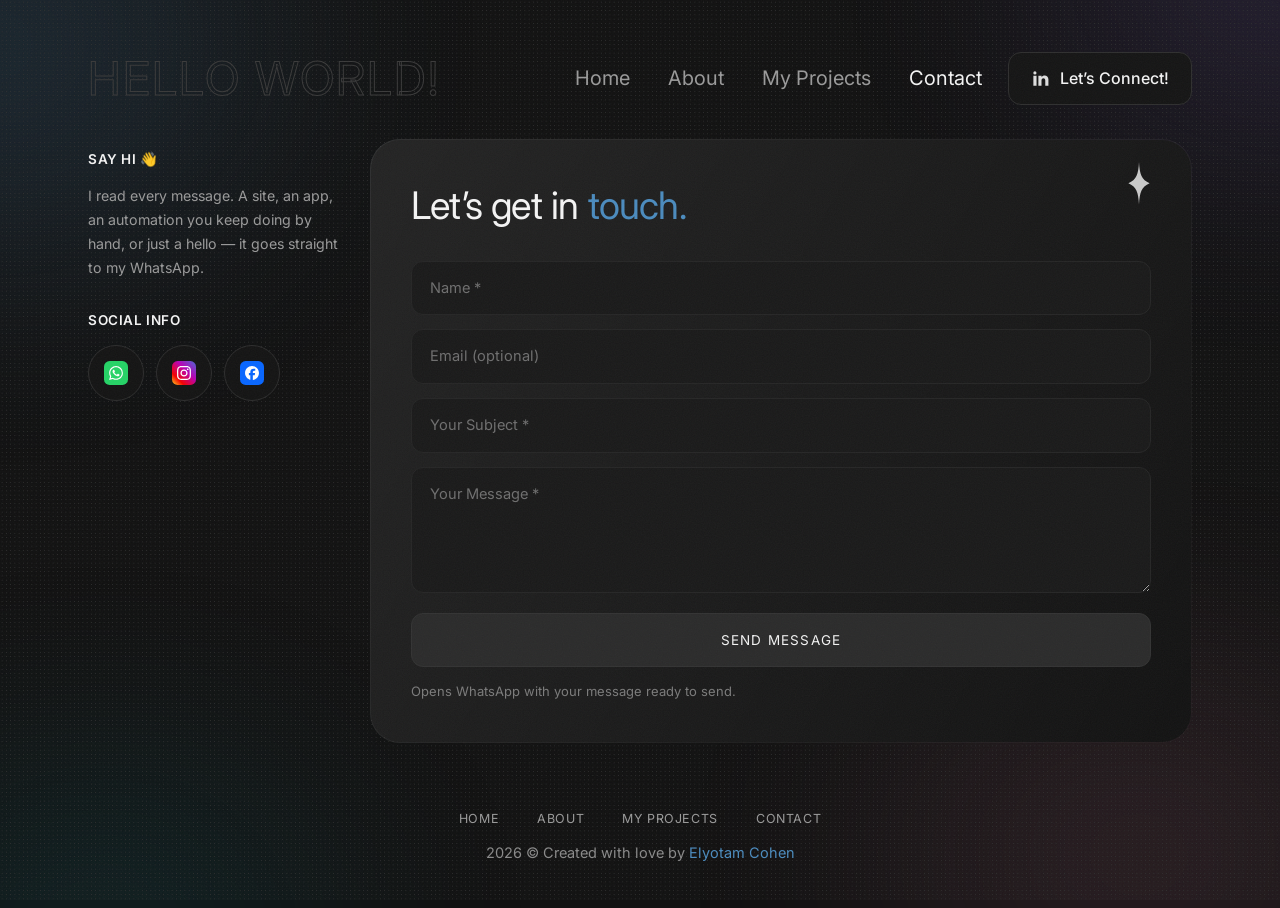
<file: contact.html>
<!doctype html>
<html lang="en">
<head>
<meta charset="utf-8">
<meta name="viewport" content="width=device-width, initial-scale=1">
<title>Contact — Elyotam Cohen</title>
<meta name="description" content="Get in touch with Elyotam Cohen about a website, an app or an automation.">
<meta name="theme-color" content="#111111">
<link rel="canonical" href="https://elyotam.github.io/contact.html">
<link rel="icon" href="assets/favicon.svg" type="image/svg+xml">
<meta property="og:type" content="website">
<meta property="og:site_name" content="Elyotam Cohen">
<meta property="og:title" content="Contact — Elyotam Cohen">
<meta property="og:description" content="A site, an app, or an automation you keep doing by hand — send it straight to my WhatsApp.">
<meta property="og:url" content="https://elyotam.github.io/contact.html">
<meta property="og:image" content="https://elyotam.github.io/assets/og.jpg">
<meta property="og:image:width" content="1200">
<meta property="og:image:height" content="630">
<meta property="og:image:alt" content="Elyotam Cohen — web development, AI automation and cloud infrastructure">
<meta name="twitter:card" content="summary_large_image">
<meta name="twitter:title" content="Contact — Elyotam Cohen">
<meta name="twitter:description" content="A site, an app, or an automation you keep doing by hand — send it straight to my WhatsApp.">
<meta name="twitter:image" content="https://elyotam.github.io/assets/og.jpg">
<link rel="preconnect" href="https://fonts.googleapis.com">
<link rel="preconnect" href="https://fonts.gstatic.com" crossorigin>
<link href="https://fonts.googleapis.com/css2?family=Inter:wght@300;400;500;600;700;800&display=swap" rel="stylesheet">
<link rel="stylesheet" href="assets/site.css">
<style>
.grid{display:grid;grid-template-columns:repeat(12,1fr);gap:var(--gap);padding-bottom:40px;align-items:start}

/* left rail sits on the page itself, with no card behind it */
.rail{grid-column:span 3;padding-top:10px}
.rail h3{margin:0 0 14px;font-size:13.5px;letter-spacing:.6px;text-transform:uppercase;
  color:var(--fg);font-weight:600}
.rail p{margin:0 0 30px;color:var(--dim);font-size:14.2px;line-height:1.7;max-width:34ch}
.orbs{display:flex;gap:12px;flex-wrap:wrap}
.orb{width:56px;height:56px;border-radius:50%;background:#141414;border:1px solid #2e2e2e;
  display:grid;place-items:center;transition:.2s}
/* the tiles are brand-coloured now, so inverting them on a white orb read
   wrong; they lift and glow instead */
.orb{transition:transform .22s cubic-bezier(.2,.7,.3,1),border-color .22s,box-shadow .22s}
.orb:nth-child(1):hover{box-shadow:0 10px 24px rgba(37,211,102,.28)}
.orb:nth-child(2):hover{box-shadow:0 10px 24px rgba(200,50,150,.30)}
.orb:nth-child(3):hover{box-shadow:0 10px 24px rgba(8,102,255,.30)}
.orb img{width:24px;height:24px}
.orb b{font-size:13px;font-weight:600;color:#bdbdbd}

/* the form card */
.formcard{grid-column:span 9;padding:36px 40px 40px}
.formcard h1{margin:0 0 26px;font-size:clamp(26px,3.6vw,38px);font-weight:400;letter-spacing:-.8px}
.formcard h1 .accent{color:var(--blue)}
.spark{position:absolute;right:34px;top:22px;width:36px;height:46px;opacity:.85}
.spark svg{width:100%;height:100%;fill:#e9e9e9}
.f{display:flex;flex-direction:column;gap:14px;position:relative;z-index:10}
.f input,.f textarea{
  width:100%;background:#1a1a1a;border:1px solid #262626;border-radius:12px;
  padding:15px 18px;color:var(--fg);font:inherit;font-size:14.6px;transition:.2s;
}
.f textarea{min-height:126px;resize:vertical}
.f input::placeholder,.f textarea::placeholder{color:#6f6f6f}
.f input:focus,.f textarea:focus{outline:none;border-color:#4a4a4a;background:#1e1e1e}
.f button{
  margin-top:6px;width:100%;padding:16px;border-radius:12px;border:1px solid #333;
  background:#2b2b2b;color:var(--fg);font:inherit;font-size:13.5px;letter-spacing:1.2px;
  text-transform:uppercase;cursor:pointer;transition:.2s;
}
.f button:hover{background:#383838;border-color:#4a4a4a}
.f button:disabled{opacity:.55;cursor:default}
.notice{margin:-10px 0 22px;padding:13px 16px;border-radius:12px;font-size:13.6px;
  background:rgba(232,115,107,.09);border:1px solid rgba(232,115,107,.32);color:#f0a49d;
  position:relative;z-index:10}
.notice a{color:#ffd0cb;text-decoration:underline}
.hint{margin:14px 0 0;font-size:13px;color:var(--faint)}
.hint a{color:var(--blue)}
@media (max-width:900px){ .rail,.formcard{grid-column:span 12} }
</style>
</head>
<body>

<div class="wrap">
  <div class="top">
    <a class="ghost" href="./">HELLO WORLD!</a>
    <button class="burger" id="burger" aria-expanded="false" aria-controls="nav">Menu</button>
    <nav id="nav">
      <a href="./">Home</a><a href="about.html">About</a>
      <a href="projects.html">My Projects</a><a class="on" href="contact.html">Contact</a>
    </nav>
    <a class="pill" href="#form">
      <svg viewBox="0 0 24 24"><path d="M6.94 5a2 2 0 1 1-4-.002 2 2 0 0 1 4 .002M7 8.48H3V21h4zm6.32 0H9.34V21h3.92v-6.57c0-3.66 4.77-4 4.77 0V21H22v-7.93c0-6.17-7.06-5.94-8.72-2.91z"/></svg>
      Let&rsquo;s Connect!
    </a>
  </div>

  <main class="grid">

    <aside class="rail">
      <h3>Say hi &#128075;</h3>
      <p>I read every message. A site, an app, an automation you keep doing by hand,
        or just a hello &mdash; it goes straight to my WhatsApp.</p>
      <h3>Social info</h3>
      <div class="orbs">
        <a class="orb" href="https://wa.me/972522057074?text=%D7%94%D7%99%D7%99%2C%20%D7%94%D7%92%D7%A2%D7%AA%D7%99%20%D7%9E%D7%94%D7%90%D7%AA%D7%A8%20%D7%A9%D7%9C%D7%9A%20%D7%95%D7%90%D7%A9%D7%9E%D7%97%20%D7%9C%D7%93%D7%91%D7%A8%20%D7%A2%D7%9C%20%D7%A4%D7%A8%D7%95%D7%99%D7%A7%D7%98%20%F0%9F%91%8B" target="_blank" rel="noopener" aria-label="WhatsApp">
          <img src="assets/icons/whatsapp.svg" alt=""></a>
        <a class="orb" href="https://www.instagram.com/yotamcohenn/" target="_blank" rel="noopener" aria-label="Instagram">
          <img src="assets/icons/instagram.svg" alt=""></a>
        <a class="orb" href="https://www.facebook.com/Elyotamcohen" target="_blank" rel="noopener" aria-label="Facebook">
          <img src="assets/icons/facebook.svg" alt=""></a>
      </div>
    </aside>

    <section class="box formcard reveal" id="form">
      <div class="spark" aria-hidden="true">
        <svg viewBox="0 0 40 52"><path d="M20 0c.7 14 3 20 12 24-9 4-11.3 10-12 24-.7-14-3-20-12-24 9-4 11.3-10 12-24z"/></svg>
      </div>
      <h1>Let&rsquo;s get in <span class="accent">touch.</span></h1>
      <form class="f" id="contactForm" novalidate>
        <input type="text" name="name" placeholder="Name *" required autocomplete="name">
        <input type="email" name="email" placeholder="Email (optional)" autocomplete="email">
        <input type="text" name="subject" placeholder="Your Subject *" required>
        <textarea name="message" placeholder="Your Message *" required></textarea>
        <input type="text" name="company" tabindex="-1" autocomplete="off"
               aria-hidden="true" style="position:absolute;left:-9999px;opacity:0">
        <button type="submit">Send message</button>
      </form>
      <p class="hint" id="hint"></p>
    </section>

  </main>
</div>

<footer>
  <nav>
    <a href="./">Home</a><a href="about.html">About</a>
    <a href="projects.html">My Projects</a><a href="contact.html">Contact</a>
  </nav>
  <div><span id="yr">2026</span> &copy; Created with love by
    <a class="by" href="https://github.com/elyotam" rel="noopener">Elyotam Cohen</a></div>
</footer>

<script src="assets/site.js"></script>
<script src="assets/cursor.js"></script>
<script src="assets/contact.js"></script>
</body>
</html>
</file>
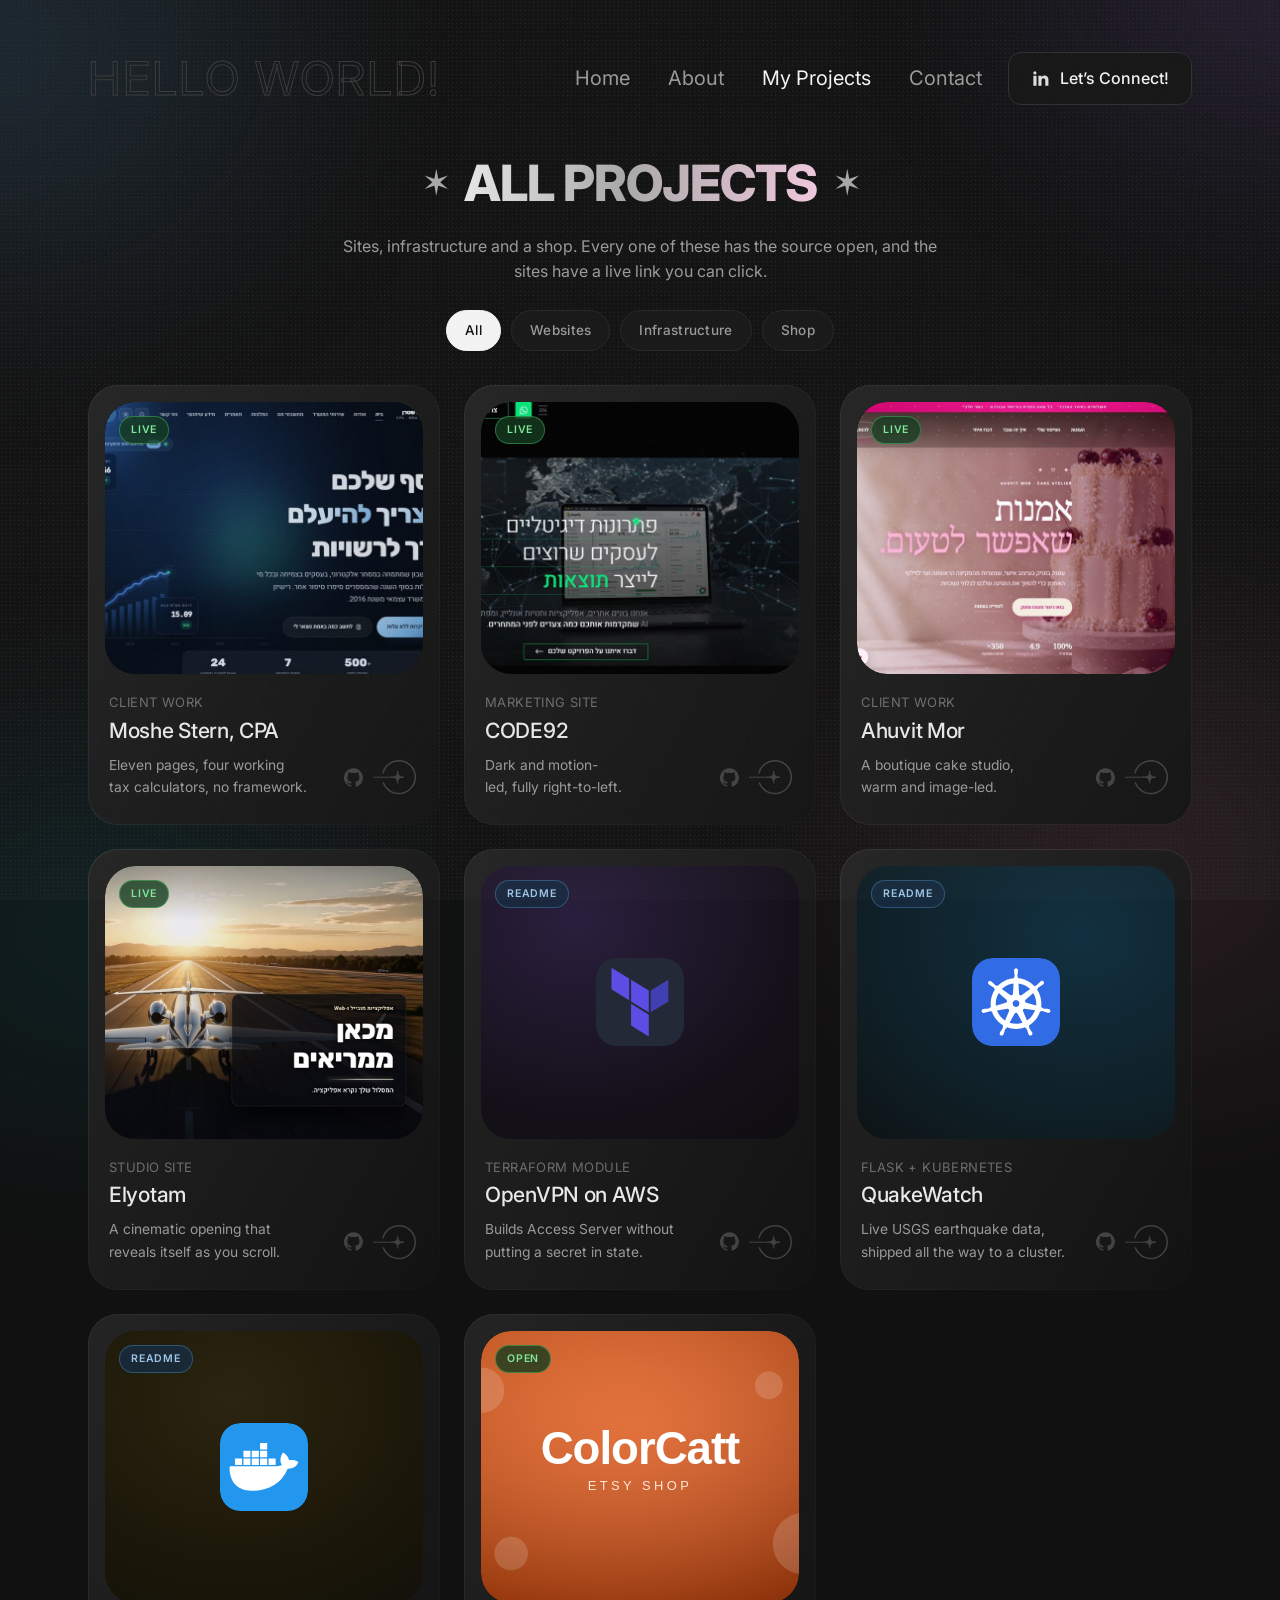
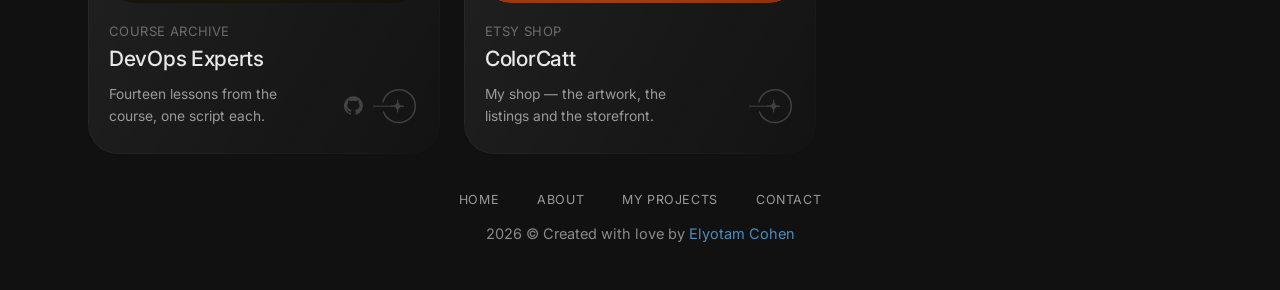
<file: projects.html>
<!doctype html>
<html lang="en">
<head>
<meta charset="utf-8">
<meta name="viewport" content="width=device-width, initial-scale=1">
<title>Projects — Elyotam Cohen</title>
<meta name="description" content="Websites, infrastructure and automation built by Elyotam Cohen — with live demos and open source.">
<meta name="theme-color" content="#111111">
<link rel="canonical" href="https://elyotam.github.io/projects.html">
<link rel="icon" href="assets/favicon.svg" type="image/svg+xml">
<meta property="og:type" content="website">
<meta property="og:site_name" content="Elyotam Cohen">
<meta property="og:title" content="Projects — Elyotam Cohen">
<meta property="og:description" content="Client sites, Terraform modules, Kubernetes deployments and an Etsy shop — with live demos and source.">
<meta property="og:url" content="https://elyotam.github.io/projects.html">
<meta property="og:image" content="https://elyotam.github.io/assets/og.jpg">
<meta property="og:image:width" content="1200">
<meta property="og:image:height" content="630">
<meta property="og:image:alt" content="Elyotam Cohen — web development, AI automation and cloud infrastructure">
<meta name="twitter:card" content="summary_large_image">
<meta name="twitter:title" content="Projects — Elyotam Cohen">
<meta name="twitter:description" content="Client sites, Terraform modules, Kubernetes deployments and an Etsy shop — with live demos and source.">
<meta name="twitter:image" content="https://elyotam.github.io/assets/og.jpg">
<link rel="preconnect" href="https://fonts.googleapis.com">
<link rel="preconnect" href="https://fonts.gstatic.com" crossorigin>
<link href="https://fonts.googleapis.com/css2?family=Inter:wght@300;400;500;600;700;800&display=swap" rel="stylesheet">
<link rel="stylesheet" href="assets/site.css">
<style>
.head{padding:6px 0 26px;text-align:center}
.bigtitle{margin:0 0 12px;font-size:clamp(30px,5vw,50px);font-weight:800;letter-spacing:-1px;
  display:flex;align-items:center;justify-content:center;gap:18px}
.bigtitle span{background:linear-gradient(92deg,#e8e8e8,#a9a9a9 45%,#f0c8dd);
  -webkit-background-clip:text;background-clip:text;color:transparent}
.bigtitle i{font-style:normal;color:#cfcfcf;font-size:.55em;opacity:.8}
.head p{margin:0 auto;color:var(--dim);max-width:62ch}

.filters{display:flex;gap:10px;justify-content:center;flex-wrap:wrap;padding:0 0 34px}
.filters button{font:inherit;font-size:13.5px;font-weight:500;letter-spacing:.3px;cursor:pointer;
  padding:9px 18px;border-radius:999px;color:var(--dim);background:#171717;
  border:1px solid #262626;transition:.2s}
.filters button:hover{color:var(--fg);border-color:#3a3a3a}
.filters button[aria-pressed="true"]{background:#f4f4f4;color:#111;border-color:#f4f4f4}

/* Three to a row, the way his projects page is laid out. */
.works{display:grid;grid-template-columns:repeat(3,1fr);gap:var(--gap);padding-bottom:10px}
.work{padding:16px 16px 26px;display:flex;flex-direction:column;height:100%}
.works{align-items:stretch}
/* .work sets display, which outranks the browser's [hidden] rule, so the
   filter had no effect at all until this line existed */
.work[hidden]{display:none}

/* his cards zoom in rather than slide up, and they do it again after a filter */
.works .reveal{transform:scale(.6);
  transition:opacity .5s ease,transform .5s cubic-bezier(.19,.9,.32,1)}
.works .reveal.in{transform:none}

.canvas{position:relative;border-radius:var(--r);overflow:hidden;background:#0d0d0d;
  margin-bottom:13px}
.canvas img{width:100%;aspect-ratio:7/6;object-fit:cover;object-position:top;
  border-radius:var(--r);display:block;transition:transform .6s cubic-bezier(.2,.7,.3,1)}
.work:hover .canvas img{transform:scale(1.05)}
.glyph{display:grid;place-items:center;aspect-ratio:7/6}
.glyph img{width:88px !important;height:88px !important;aspect-ratio:auto !important;
  border-radius:20px;object-fit:contain}
.badge{position:absolute;top:14px;left:14px;display:flex;gap:7px;z-index:3}
.badge span{font-size:10.5px;font-weight:600;letter-spacing:.8px;text-transform:uppercase;
  padding:5px 11px;border-radius:999px;
  background:rgba(10,10,10,.66);border:1px solid rgba(255,255,255,.16);color:#e9e9e9}
.badge .live{background:rgba(18,58,30,.78);border-color:rgba(80,220,120,.4);color:#7ee89a}
.badge .doc{background:rgba(24,44,66,.8);border-color:rgba(75,139,190,.45);color:#9dc6e8}

.info{display:flex;align-items:flex-end;justify-content:space-between;gap:14px;
  padding:0 4px;flex:1}
.cat{margin:5px 0 2px;font-size:13px;letter-spacing:.4px;text-transform:uppercase;
  color:#bcbcbc;opacity:.5}
.work h2{margin:0;font-size:21px;font-weight:500;letter-spacing:-.3px;color:#fff;opacity:.9}
.line{margin:7px 0 0;font-size:13.8px;line-height:1.6;color:var(--dim);text-wrap:balance}
.pbtns{display:flex;align-items:center;gap:4px;position:relative;z-index:10;flex:0 0 auto}
.pbtn{display:block;color:#f4f4f4;opacity:.2;transition:opacity .3s}
.pbtn svg{width:46px;height:42px;display:block}
.pbtn.gh svg{width:19px;height:19px;margin:0 6px}
.work:hover .pbtn{opacity:.5}
.work:hover .pbtn:hover{opacity:1}

@media (max-width:1000px){ .works{grid-template-columns:repeat(2,1fr)} }
@media (max-width:660px){ .works{grid-template-columns:1fr} }
</style>
</head>
<body>

<div class="wrap">
  <div class="top">
    <a class="ghost" href="./">HELLO WORLD!</a>
    <button class="burger" id="burger" aria-expanded="false" aria-controls="nav">Menu</button>
    <nav id="nav">
      <a href="./">Home</a><a href="about.html">About</a>
      <a class="on" href="projects.html">My Projects</a><a href="contact.html">Contact</a>
    </nav>
    <a class="pill" href="contact.html">
      <svg viewBox="0 0 24 24"><path d="M6.94 5a2 2 0 1 1-4-.002 2 2 0 0 1 4 .002M7 8.48H3V21h4zm6.32 0H9.34V21h3.92v-6.57c0-3.66 4.77-4 4.77 0V21H22v-7.93c0-6.17-7.06-5.94-8.72-2.91z"/></svg>
      Let&rsquo;s Connect!
    </a>
  </div>

  <header class="head">
    <h1 class="bigtitle"><i>&#10038;</i><span>ALL PROJECTS</span><i>&#10038;</i></h1>
    <p>Sites, infrastructure and a shop. Every one of these has the source open, and
      the sites have a live link you can click.</p>
  </header>

  <div class="filters" role="group" aria-label="Filter projects">
    <button data-f="all" aria-pressed="true">All</button>
    <button data-f="web" aria-pressed="false">Websites</button>
    <button data-f="infra" aria-pressed="false">Infrastructure</button>
    <button data-f="shop" aria-pressed="false">Shop</button>
  </div>

  <main class="works" id="works">

    <article class="box work reveal" data-cat="web">
      <a class="overlay" href="https://elyotam.github.io/cpa-ms/" rel="noopener" aria-label="Moshe Stern, CPA"></a>
      <div class="canvas">
        <div class="badge"><span class="live">Live</span></div>
        <img src="assets/work/cpa-ms.jpg" alt="Moshe Stern, CPA" loading="lazy">
      </div>
      <div class="info">
        <div>
          <p class="cat">Client work</p>
          <h2>Moshe Stern, CPA</h2>
          <p class="line">Eleven pages, four working tax calculators, no framework.</p>
        </div>
        <div class="pbtns"><a class="pbtn gh" href="https://github.com/elyotam/cpa-ms" rel="noopener" aria-label="Moshe Stern, CPA on GitHub"><svg viewBox="0 0 24 24" aria-hidden="true"><path fill="currentColor" d="M12 .3a12 12 0 0 0-3.8 23.4c.6.1.8-.3.8-.6v-2c-3.3.7-4-1.6-4-1.6-.6-1.4-1.4-1.8-1.4-1.8-1-.7.1-.7.1-.7 1.2.1 1.8 1.2 1.8 1.2 1 1.8 2.8 1.3 3.5 1 0-.8.4-1.3.7-1.6-2.7-.3-5.5-1.3-5.5-5.9 0-1.3.5-2.4 1.2-3.2 0-.3-.5-1.5.2-3.2 0 0 1-.3 3.3 1.2a11.5 11.5 0 0 1 6 0c2.3-1.5 3.3-1.2 3.3-1.2.7 1.7.2 2.9.1 3.2.8.8 1.2 1.9 1.2 3.2 0 4.6-2.8 5.6-5.5 5.9.4.4.8 1.1.8 2.2v3.3c0 .3.2.7.8.6A12 12 0 0 0 12 .3"/></svg></a><a class="pbtn" href="https://elyotam.github.io/cpa-ms/" rel="noopener" aria-label="Open Moshe Stern, CPA"><svg viewBox="0 0 46 42" fill="none" aria-hidden="true"><path d="M30.9224 21.2014C25.1291 21.2014 24.618 24.7796 24.618 27.3354C24.618 21.5421 21.5509 21.2014 17.9727 21.2014C24.618 21.2014 24.618 17.2824 24.618 14.8969C24.618 20.3494 27.8554 21.2014 30.9224 21.2014Z" fill="currentColor" stroke="currentColor"/><rect y="21.6981" width="1" height="18" transform="rotate(-90 0 21.6981)" fill="currentColor"/><path d="M9.93715 16.8555C10.9514 13.0701 13.2829 9.77074 16.5123 7.55063C19.7417 5.33052 23.6571 4.33531 27.5547 4.74394C31.4522 5.15258 35.0762 6.93825 37.7749 9.77989C40.4736 12.6215 42.07 16.3327 42.2771 20.2461C42.4842 24.1596 41.2884 28.0185 38.9047 31.1291C36.5211 34.2398 33.1059 36.398 29.2732 37.2157C25.4406 38.0335 21.4419 37.4571 17.9962 35.5903C14.5505 33.7234 11.8839 30.6886 10.4757 27.0314" stroke="currentColor" stroke-width="1.5" stroke-linecap="round"/></svg></a></div>
      </div>
    </article>

    <article class="box work reveal" data-cat="web">
      <a class="overlay" href="https://elyotam.github.io/code92-website/" rel="noopener" aria-label="CODE92"></a>
      <div class="canvas">
        <div class="badge"><span class="live">Live</span></div>
        <img src="assets/work/code92-website.jpg" alt="CODE92" loading="lazy">
      </div>
      <div class="info">
        <div>
          <p class="cat">Marketing site</p>
          <h2>CODE92</h2>
          <p class="line">Dark and motion-led, fully right-to-left.</p>
        </div>
        <div class="pbtns"><a class="pbtn gh" href="https://github.com/elyotam/code92-website" rel="noopener" aria-label="CODE92 on GitHub"><svg viewBox="0 0 24 24" aria-hidden="true"><path fill="currentColor" d="M12 .3a12 12 0 0 0-3.8 23.4c.6.1.8-.3.8-.6v-2c-3.3.7-4-1.6-4-1.6-.6-1.4-1.4-1.8-1.4-1.8-1-.7.1-.7.1-.7 1.2.1 1.8 1.2 1.8 1.2 1 1.8 2.8 1.3 3.5 1 0-.8.4-1.3.7-1.6-2.7-.3-5.5-1.3-5.5-5.9 0-1.3.5-2.4 1.2-3.2 0-.3-.5-1.5.2-3.2 0 0 1-.3 3.3 1.2a11.5 11.5 0 0 1 6 0c2.3-1.5 3.3-1.2 3.3-1.2.7 1.7.2 2.9.1 3.2.8.8 1.2 1.9 1.2 3.2 0 4.6-2.8 5.6-5.5 5.9.4.4.8 1.1.8 2.2v3.3c0 .3.2.7.8.6A12 12 0 0 0 12 .3"/></svg></a><a class="pbtn" href="https://elyotam.github.io/code92-website/" rel="noopener" aria-label="Open CODE92"><svg viewBox="0 0 46 42" fill="none" aria-hidden="true"><path d="M30.9224 21.2014C25.1291 21.2014 24.618 24.7796 24.618 27.3354C24.618 21.5421 21.5509 21.2014 17.9727 21.2014C24.618 21.2014 24.618 17.2824 24.618 14.8969C24.618 20.3494 27.8554 21.2014 30.9224 21.2014Z" fill="currentColor" stroke="currentColor"/><rect y="21.6981" width="1" height="18" transform="rotate(-90 0 21.6981)" fill="currentColor"/><path d="M9.93715 16.8555C10.9514 13.0701 13.2829 9.77074 16.5123 7.55063C19.7417 5.33052 23.6571 4.33531 27.5547 4.74394C31.4522 5.15258 35.0762 6.93825 37.7749 9.77989C40.4736 12.6215 42.07 16.3327 42.2771 20.2461C42.4842 24.1596 41.2884 28.0185 38.9047 31.1291C36.5211 34.2398 33.1059 36.398 29.2732 37.2157C25.4406 38.0335 21.4419 37.4571 17.9962 35.5903C14.5505 33.7234 11.8839 30.6886 10.4757 27.0314" stroke="currentColor" stroke-width="1.5" stroke-linecap="round"/></svg></a></div>
      </div>
    </article>

    <article class="box work reveal" data-cat="web">
      <a class="overlay" href="https://elyotam.github.io/ahuvit-website/" rel="noopener" aria-label="Ahuvit Mor"></a>
      <div class="canvas">
        <div class="badge"><span class="live">Live</span></div>
        <img src="assets/work/ahuvit-website.jpg" alt="Ahuvit Mor" loading="lazy">
      </div>
      <div class="info">
        <div>
          <p class="cat">Client work</p>
          <h2>Ahuvit Mor</h2>
          <p class="line">A boutique cake studio, warm and image-led.</p>
        </div>
        <div class="pbtns"><a class="pbtn gh" href="https://github.com/elyotam/ahuvit-website" rel="noopener" aria-label="Ahuvit Mor on GitHub"><svg viewBox="0 0 24 24" aria-hidden="true"><path fill="currentColor" d="M12 .3a12 12 0 0 0-3.8 23.4c.6.1.8-.3.8-.6v-2c-3.3.7-4-1.6-4-1.6-.6-1.4-1.4-1.8-1.4-1.8-1-.7.1-.7.1-.7 1.2.1 1.8 1.2 1.8 1.2 1 1.8 2.8 1.3 3.5 1 0-.8.4-1.3.7-1.6-2.7-.3-5.5-1.3-5.5-5.9 0-1.3.5-2.4 1.2-3.2 0-.3-.5-1.5.2-3.2 0 0 1-.3 3.3 1.2a11.5 11.5 0 0 1 6 0c2.3-1.5 3.3-1.2 3.3-1.2.7 1.7.2 2.9.1 3.2.8.8 1.2 1.9 1.2 3.2 0 4.6-2.8 5.6-5.5 5.9.4.4.8 1.1.8 2.2v3.3c0 .3.2.7.8.6A12 12 0 0 0 12 .3"/></svg></a><a class="pbtn" href="https://elyotam.github.io/ahuvit-website/" rel="noopener" aria-label="Open Ahuvit Mor"><svg viewBox="0 0 46 42" fill="none" aria-hidden="true"><path d="M30.9224 21.2014C25.1291 21.2014 24.618 24.7796 24.618 27.3354C24.618 21.5421 21.5509 21.2014 17.9727 21.2014C24.618 21.2014 24.618 17.2824 24.618 14.8969C24.618 20.3494 27.8554 21.2014 30.9224 21.2014Z" fill="currentColor" stroke="currentColor"/><rect y="21.6981" width="1" height="18" transform="rotate(-90 0 21.6981)" fill="currentColor"/><path d="M9.93715 16.8555C10.9514 13.0701 13.2829 9.77074 16.5123 7.55063C19.7417 5.33052 23.6571 4.33531 27.5547 4.74394C31.4522 5.15258 35.0762 6.93825 37.7749 9.77989C40.4736 12.6215 42.07 16.3327 42.2771 20.2461C42.4842 24.1596 41.2884 28.0185 38.9047 31.1291C36.5211 34.2398 33.1059 36.398 29.2732 37.2157C25.4406 38.0335 21.4419 37.4571 17.9962 35.5903C14.5505 33.7234 11.8839 30.6886 10.4757 27.0314" stroke="currentColor" stroke-width="1.5" stroke-linecap="round"/></svg></a></div>
      </div>
    </article>

    <article class="box work reveal" data-cat="web">
      <a class="overlay" href="https://elyotam.github.io/elyotam-website/" rel="noopener" aria-label="Elyotam"></a>
      <div class="canvas">
        <div class="badge"><span class="live">Live</span></div>
        <img src="assets/work/elyotam-website.jpg" alt="Elyotam" loading="lazy">
      </div>
      <div class="info">
        <div>
          <p class="cat">Studio site</p>
          <h2>Elyotam</h2>
          <p class="line">A cinematic opening that reveals itself as you scroll.</p>
        </div>
        <div class="pbtns"><a class="pbtn gh" href="https://github.com/elyotam/elyotam-website" rel="noopener" aria-label="Elyotam on GitHub"><svg viewBox="0 0 24 24" aria-hidden="true"><path fill="currentColor" d="M12 .3a12 12 0 0 0-3.8 23.4c.6.1.8-.3.8-.6v-2c-3.3.7-4-1.6-4-1.6-.6-1.4-1.4-1.8-1.4-1.8-1-.7.1-.7.1-.7 1.2.1 1.8 1.2 1.8 1.2 1 1.8 2.8 1.3 3.5 1 0-.8.4-1.3.7-1.6-2.7-.3-5.5-1.3-5.5-5.9 0-1.3.5-2.4 1.2-3.2 0-.3-.5-1.5.2-3.2 0 0 1-.3 3.3 1.2a11.5 11.5 0 0 1 6 0c2.3-1.5 3.3-1.2 3.3-1.2.7 1.7.2 2.9.1 3.2.8.8 1.2 1.9 1.2 3.2 0 4.6-2.8 5.6-5.5 5.9.4.4.8 1.1.8 2.2v3.3c0 .3.2.7.8.6A12 12 0 0 0 12 .3"/></svg></a><a class="pbtn" href="https://elyotam.github.io/elyotam-website/" rel="noopener" aria-label="Open Elyotam"><svg viewBox="0 0 46 42" fill="none" aria-hidden="true"><path d="M30.9224 21.2014C25.1291 21.2014 24.618 24.7796 24.618 27.3354C24.618 21.5421 21.5509 21.2014 17.9727 21.2014C24.618 21.2014 24.618 17.2824 24.618 14.8969C24.618 20.3494 27.8554 21.2014 30.9224 21.2014Z" fill="currentColor" stroke="currentColor"/><rect y="21.6981" width="1" height="18" transform="rotate(-90 0 21.6981)" fill="currentColor"/><path d="M9.93715 16.8555C10.9514 13.0701 13.2829 9.77074 16.5123 7.55063C19.7417 5.33052 23.6571 4.33531 27.5547 4.74394C31.4522 5.15258 35.0762 6.93825 37.7749 9.77989C40.4736 12.6215 42.07 16.3327 42.2771 20.2461C42.4842 24.1596 41.2884 28.0185 38.9047 31.1291C36.5211 34.2398 33.1059 36.398 29.2732 37.2157C25.4406 38.0335 21.4419 37.4571 17.9962 35.5903C14.5505 33.7234 11.8839 30.6886 10.4757 27.0314" stroke="currentColor" stroke-width="1.5" stroke-linecap="round"/></svg></a></div>
      </div>
    </article>

    <article class="box work reveal" data-cat="infra">
      <a class="overlay" href="openvpn.html" aria-label="OpenVPN on AWS"></a>
      <div class="canvas glyph" style="background:radial-gradient(120% 120% at 30% 20%,#2a1f3d,#141019 60%,#0d0d0d)">
        <div class="badge"><span class="doc">Readme</span></div>
        <img src="assets/icons/terraform.svg" alt="">
      </div>
      <div class="info">
        <div>
          <p class="cat">Terraform module</p>
          <h2>OpenVPN on AWS</h2>
          <p class="line">Builds Access Server without putting a secret in state.</p>
        </div>
        <div class="pbtns"><a class="pbtn gh" href="https://github.com/elyotam/aws-openvpn" rel="noopener" aria-label="OpenVPN on AWS on GitHub"><svg viewBox="0 0 24 24" aria-hidden="true"><path fill="currentColor" d="M12 .3a12 12 0 0 0-3.8 23.4c.6.1.8-.3.8-.6v-2c-3.3.7-4-1.6-4-1.6-.6-1.4-1.4-1.8-1.4-1.8-1-.7.1-.7.1-.7 1.2.1 1.8 1.2 1.8 1.2 1 1.8 2.8 1.3 3.5 1 0-.8.4-1.3.7-1.6-2.7-.3-5.5-1.3-5.5-5.9 0-1.3.5-2.4 1.2-3.2 0-.3-.5-1.5.2-3.2 0 0 1-.3 3.3 1.2a11.5 11.5 0 0 1 6 0c2.3-1.5 3.3-1.2 3.3-1.2.7 1.7.2 2.9.1 3.2.8.8 1.2 1.9 1.2 3.2 0 4.6-2.8 5.6-5.5 5.9.4.4.8 1.1.8 2.2v3.3c0 .3.2.7.8.6A12 12 0 0 0 12 .3"/></svg></a><a class="pbtn" href="openvpn.html" aria-label="Open OpenVPN on AWS"><svg viewBox="0 0 46 42" fill="none" aria-hidden="true"><path d="M30.9224 21.2014C25.1291 21.2014 24.618 24.7796 24.618 27.3354C24.618 21.5421 21.5509 21.2014 17.9727 21.2014C24.618 21.2014 24.618 17.2824 24.618 14.8969C24.618 20.3494 27.8554 21.2014 30.9224 21.2014Z" fill="currentColor" stroke="currentColor"/><rect y="21.6981" width="1" height="18" transform="rotate(-90 0 21.6981)" fill="currentColor"/><path d="M9.93715 16.8555C10.9514 13.0701 13.2829 9.77074 16.5123 7.55063C19.7417 5.33052 23.6571 4.33531 27.5547 4.74394C31.4522 5.15258 35.0762 6.93825 37.7749 9.77989C40.4736 12.6215 42.07 16.3327 42.2771 20.2461C42.4842 24.1596 41.2884 28.0185 38.9047 31.1291C36.5211 34.2398 33.1059 36.398 29.2732 37.2157C25.4406 38.0335 21.4419 37.4571 17.9962 35.5903C14.5505 33.7234 11.8839 30.6886 10.4757 27.0314" stroke="currentColor" stroke-width="1.5" stroke-linecap="round"/></svg></a></div>
      </div>
    </article>

    <article class="box work reveal" data-cat="infra">
      <a class="overlay" href="quakewatch.html" aria-label="QuakeWatch"></a>
      <div class="canvas glyph" style="background:radial-gradient(120% 120% at 70% 25%,#123040,#0f2027 55%,#0d0d0d)">
        <div class="badge"><span class="doc">Readme</span></div>
        <img src="assets/icons/kubernetes.svg" alt="">
      </div>
      <div class="info">
        <div>
          <p class="cat">Flask + Kubernetes</p>
          <h2>QuakeWatch</h2>
          <p class="line">Live USGS earthquake data, shipped all the way to a cluster.</p>
        </div>
        <div class="pbtns"><a class="pbtn gh" href="https://github.com/elyotam/quakewatch-final-project" rel="noopener" aria-label="QuakeWatch on GitHub"><svg viewBox="0 0 24 24" aria-hidden="true"><path fill="currentColor" d="M12 .3a12 12 0 0 0-3.8 23.4c.6.1.8-.3.8-.6v-2c-3.3.7-4-1.6-4-1.6-.6-1.4-1.4-1.8-1.4-1.8-1-.7.1-.7.1-.7 1.2.1 1.8 1.2 1.8 1.2 1 1.8 2.8 1.3 3.5 1 0-.8.4-1.3.7-1.6-2.7-.3-5.5-1.3-5.5-5.9 0-1.3.5-2.4 1.2-3.2 0-.3-.5-1.5.2-3.2 0 0 1-.3 3.3 1.2a11.5 11.5 0 0 1 6 0c2.3-1.5 3.3-1.2 3.3-1.2.7 1.7.2 2.9.1 3.2.8.8 1.2 1.9 1.2 3.2 0 4.6-2.8 5.6-5.5 5.9.4.4.8 1.1.8 2.2v3.3c0 .3.2.7.8.6A12 12 0 0 0 12 .3"/></svg></a><a class="pbtn" href="quakewatch.html" aria-label="Open QuakeWatch"><svg viewBox="0 0 46 42" fill="none" aria-hidden="true"><path d="M30.9224 21.2014C25.1291 21.2014 24.618 24.7796 24.618 27.3354C24.618 21.5421 21.5509 21.2014 17.9727 21.2014C24.618 21.2014 24.618 17.2824 24.618 14.8969C24.618 20.3494 27.8554 21.2014 30.9224 21.2014Z" fill="currentColor" stroke="currentColor"/><rect y="21.6981" width="1" height="18" transform="rotate(-90 0 21.6981)" fill="currentColor"/><path d="M9.93715 16.8555C10.9514 13.0701 13.2829 9.77074 16.5123 7.55063C19.7417 5.33052 23.6571 4.33531 27.5547 4.74394C31.4522 5.15258 35.0762 6.93825 37.7749 9.77989C40.4736 12.6215 42.07 16.3327 42.2771 20.2461C42.4842 24.1596 41.2884 28.0185 38.9047 31.1291C36.5211 34.2398 33.1059 36.398 29.2732 37.2157C25.4406 38.0335 21.4419 37.4571 17.9962 35.5903C14.5505 33.7234 11.8839 30.6886 10.4757 27.0314" stroke="currentColor" stroke-width="1.5" stroke-linecap="round"/></svg></a></div>
      </div>
    </article>

    <article class="box work reveal" data-cat="infra">
      <a class="overlay" href="devops-experts.html" aria-label="DevOps Experts"></a>
      <div class="canvas glyph" style="background:radial-gradient(120% 120% at 40% 25%,#2b2410,#1a1608 55%,#0d0d0d)">
        <div class="badge"><span class="doc">Readme</span></div>
        <img src="assets/icons/docker.svg" alt="">
      </div>
      <div class="info">
        <div>
          <p class="cat">Course archive</p>
          <h2>DevOps Experts</h2>
          <p class="line">Fourteen lessons from the course, one script each.</p>
        </div>
        <div class="pbtns"><a class="pbtn gh" href="https://github.com/elyotam/devops-experts" rel="noopener" aria-label="DevOps Experts on GitHub"><svg viewBox="0 0 24 24" aria-hidden="true"><path fill="currentColor" d="M12 .3a12 12 0 0 0-3.8 23.4c.6.1.8-.3.8-.6v-2c-3.3.7-4-1.6-4-1.6-.6-1.4-1.4-1.8-1.4-1.8-1-.7.1-.7.1-.7 1.2.1 1.8 1.2 1.8 1.2 1 1.8 2.8 1.3 3.5 1 0-.8.4-1.3.7-1.6-2.7-.3-5.5-1.3-5.5-5.9 0-1.3.5-2.4 1.2-3.2 0-.3-.5-1.5.2-3.2 0 0 1-.3 3.3 1.2a11.5 11.5 0 0 1 6 0c2.3-1.5 3.3-1.2 3.3-1.2.7 1.7.2 2.9.1 3.2.8.8 1.2 1.9 1.2 3.2 0 4.6-2.8 5.6-5.5 5.9.4.4.8 1.1.8 2.2v3.3c0 .3.2.7.8.6A12 12 0 0 0 12 .3"/></svg></a><a class="pbtn" href="devops-experts.html" aria-label="Open DevOps Experts"><svg viewBox="0 0 46 42" fill="none" aria-hidden="true"><path d="M30.9224 21.2014C25.1291 21.2014 24.618 24.7796 24.618 27.3354C24.618 21.5421 21.5509 21.2014 17.9727 21.2014C24.618 21.2014 24.618 17.2824 24.618 14.8969C24.618 20.3494 27.8554 21.2014 30.9224 21.2014Z" fill="currentColor" stroke="currentColor"/><rect y="21.6981" width="1" height="18" transform="rotate(-90 0 21.6981)" fill="currentColor"/><path d="M9.93715 16.8555C10.9514 13.0701 13.2829 9.77074 16.5123 7.55063C19.7417 5.33052 23.6571 4.33531 27.5547 4.74394C31.4522 5.15258 35.0762 6.93825 37.7749 9.77989C40.4736 12.6215 42.07 16.3327 42.2771 20.2461C42.4842 24.1596 41.2884 28.0185 38.9047 31.1291C36.5211 34.2398 33.1059 36.398 29.2732 37.2157C25.4406 38.0335 21.4419 37.4571 17.9962 35.5903C14.5505 33.7234 11.8839 30.6886 10.4757 27.0314" stroke="currentColor" stroke-width="1.5" stroke-linecap="round"/></svg></a></div>
      </div>
    </article>

    <article class="box work reveal" data-cat="shop">
      <a class="overlay" href="https://www.etsy.com/shop/ColorCatt" rel="noopener" aria-label="ColorCatt"></a>
      <div class="canvas">
        <div class="badge"><span class="live">Open</span></div>
        <img src="assets/work/etsy.svg" alt="ColorCatt" loading="lazy">
      </div>
      <div class="info">
        <div>
          <p class="cat">Etsy shop</p>
          <h2>ColorCatt</h2>
          <p class="line">My shop — the artwork, the listings and the storefront.</p>
        </div>
        <div class="pbtns"><a class="pbtn" href="https://www.etsy.com/shop/ColorCatt" rel="noopener" aria-label="Open ColorCatt"><svg viewBox="0 0 46 42" fill="none" aria-hidden="true"><path d="M30.9224 21.2014C25.1291 21.2014 24.618 24.7796 24.618 27.3354C24.618 21.5421 21.5509 21.2014 17.9727 21.2014C24.618 21.2014 24.618 17.2824 24.618 14.8969C24.618 20.3494 27.8554 21.2014 30.9224 21.2014Z" fill="currentColor" stroke="currentColor"/><rect y="21.6981" width="1" height="18" transform="rotate(-90 0 21.6981)" fill="currentColor"/><path d="M9.93715 16.8555C10.9514 13.0701 13.2829 9.77074 16.5123 7.55063C19.7417 5.33052 23.6571 4.33531 27.5547 4.74394C31.4522 5.15258 35.0762 6.93825 37.7749 9.77989C40.4736 12.6215 42.07 16.3327 42.2771 20.2461C42.4842 24.1596 41.2884 28.0185 38.9047 31.1291C36.5211 34.2398 33.1059 36.398 29.2732 37.2157C25.4406 38.0335 21.4419 37.4571 17.9962 35.5903C14.5505 33.7234 11.8839 30.6886 10.4757 27.0314" stroke="currentColor" stroke-width="1.5" stroke-linecap="round"/></svg></a></div>
      </div>
    </article>
  </main>
</div>

<footer>
  <nav>
    <a href="./">Home</a><a href="about.html">About</a>
    <a href="projects.html">My Projects</a><a href="contact.html">Contact</a>
  </nav>
  <div><span id="yr">2026</span> &copy; Created with love by
    <a class="by" href="https://github.com/elyotam" rel="noopener">Elyotam Cohen</a></div>
</footer>

<script src="assets/site.js"></script>
<script src="assets/cursor.js"></script>
<script src="assets/projects.js"></script>
</body>
</html>
</file>
<file: assets/site.css>
/* Shared shell: tokens, top bar, card primitives, footer.
   Page-specific layout lives in each page's own <style>.
   Every value here was measured off the target design, not estimated. */

:root{
  --bg:#111111; --inner:#1e1e1e; --line:#282828;
  --fg:#f4f4f4; --dim:#9a9a9a; --faint:#7b7b7b;
  --blue:#4B8BBE; --yellow:#FFD43B;
  --gap:24px; --r:30px; --ri:20px; --max:1144px;
}
*{box-sizing:border-box}
html{scroll-behavior:smooth}
/* The page colour lives on <html> so body can stay transparent and let the
   aurora behind it show through. */
html{background:var(--bg)}
body{
  margin:0;background:transparent;color:var(--fg);overflow-x:hidden;
  font:16px/1.55 Inter,ui-sans-serif,-apple-system,"Segoe UI",Roboto,Helvetica,Arial,sans-serif;
  -webkit-font-smoothing:antialiased;
}
/* Four very soft lights that drift behind everything. Heavily blurred and low
   opacity: the page still reads as black, it just stops being flat. */
body::after{
  content:"";position:fixed;inset:-25%;z-index:-1;pointer-events:none;
  filter:blur(100px);opacity:.44;
  background:
    radial-gradient(34% 38% at 16% 20%,rgba(75,139,190,.55),transparent 62%),
    radial-gradient(30% 34% at 84% 14%,rgba(139,104,224,.45),transparent 64%),
    radial-gradient(32% 36% at 76% 80%,rgba(232,129,166,.34),transparent 62%),
    radial-gradient(28% 32% at 22% 86%,rgba(11,132,145,.42),transparent 64%);
  animation:aurora 28s ease-in-out infinite alternate;
}
@keyframes aurora{
  0%{transform:translate(-2%,-1%) scale(1);opacity:.4}
  50%{transform:translate(2.5%,2%) scale(1.09);opacity:.52}
  100%{transform:translate(1%,-2.5%) scale(1.05);opacity:.44}
}
/* the fine dot grid the whole page sits on */
body::before{
  content:"";position:fixed;inset:0;z-index:0;pointer-events:none;opacity:1;
  background-image:radial-gradient(#323232 .5px,transparent .5px);background-size:4.25px 4.25px;
}
/* film grain, so the large flat panels have some tooth */
.grain{
  position:fixed;inset:0;z-index:3;pointer-events:none;opacity:.045;
  background-image:url("data:image/svg+xml;utf8,<svg xmlns='http://www.w3.org/2000/svg' width='140' height='140'><filter id='n'><feTurbulence type='fractalNoise' baseFrequency='.85' numOctaves='3'/></filter><rect width='140' height='140' filter='url(%23n)'/></svg>");
}
img{max-width:100%;display:block}
a{color:inherit;text-decoration:none}
:focus-visible{outline:2px solid var(--yellow);outline-offset:3px;border-radius:10px}
.wrap{position:relative;z-index:1;max-width:var(--max);margin:0 auto;padding:0 20px}

/* ------------------------------------------------------------------ top bar */
.top{display:flex;align-items:center;gap:26px;padding:52px 0 34px}
.ghost{
  font-size:clamp(26px,4.4vw,46px);font-weight:400;letter-spacing:2px;white-space:nowrap;
  color:transparent;-webkit-text-stroke:1px #3a3a3a;user-select:none;line-height:1;
}
.top nav{margin-left:auto;display:flex;gap:38px;font-size:20px;color:var(--dim)}
.top nav a.on,.top nav a:hover{color:var(--fg)}
.pill{
  display:inline-flex;align-items:center;gap:10px;padding:13px 22px;border-radius:13px;
  border:1px solid #2f2f2f;background:#151515;font-size:16px;font-weight:500;
  white-space:nowrap;transition:.2s;
}
.pill:hover{border-color:#4a4a4a;background:#1b1b1b}
.pill svg{width:19px;height:19px;fill:currentColor;opacity:.9}
.burger{display:none;margin-left:auto;background:#151515;border:1px solid #2f2f2f;color:var(--fg);
  border-radius:11px;padding:10px 14px;cursor:pointer;font-size:15px}

/* --------------------------------------------------------------- card shell */
.box{
  position:relative;border-radius:var(--r);padding:24px;overflow:hidden;
  border:1px solid transparent;
  background:
    linear-gradient(120deg,rgba(255,255,255,.085),rgba(255,255,255,.015)) padding-box,
    linear-gradient(#0f0f0f,#0f0f0f) padding-box,
    linear-gradient(120deg,rgba(255,255,255,.13),rgba(255,255,255,.02)) border-box;
  transition:background .45s ease;
}
.box::after{content:"";position:absolute;inset:0;opacity:0;transition:opacity .35s;pointer-events:none;
  border-radius:inherit;z-index:1;
  background:radial-gradient(420px circle at var(--mx,50%) var(--my,50%),
    var(--glow,rgba(255,255,255,.06)),transparent 62%)}
.box:hover::after{opacity:1}
.box > *{position:relative;z-index:2}
.kicker{font-size:12px;font-weight:500;letter-spacing:.4px;color:var(--faint);
  margin:0 0 3px;text-transform:uppercase}
.title{margin:0;font-size:20px;font-weight:500;letter-spacing:-.2px;color:var(--fg)}
/* an invisible anchor over the whole card, so the pointer cursor and the click
   target cover it end to end */
.overlay{position:absolute;inset:0;z-index:9;border-radius:inherit;opacity:0}
/* the corner mark: a spark inside an open ring, matching the reference. The
   ring is part of the artwork, so there is no CSS circle here. */
.plus{
  position:absolute;right:28px;bottom:30px;width:46px;height:42px;color:#f4f4f4;
  z-index:10;opacity:.2;transition:opacity .3s;
}
.plus svg{width:100%;height:100%;display:block}
.box:hover .plus{opacity:1;color:var(--markhi,#f4f4f4);
  filter:drop-shadow(0 0 10px var(--markglow,transparent))}

/* ------------------------------------------------------------------- footer */
footer{position:relative;z-index:1;padding:26px 0 44px;text-align:center;color:#8a8a8a;font-size:14.5px}
footer nav{display:flex;gap:38px;justify-content:center;margin-bottom:14px;
  font-size:12.5px;letter-spacing:.6px;text-transform:uppercase;color:#9a9a9a;flex-wrap:wrap}
footer a:hover{color:var(--fg)}
footer .by{color:var(--blue)}

.reveal{opacity:0;transform:translateY(16px);transition:opacity .55s,transform .55s}
.reveal.in{opacity:1;transform:none}

/* Between the desktop bar and the burger the wordmark, the nav and the pill
   stop fitting side by side. Tighten first, then shed the pill, so the header
   never runs off the right edge. */
@media (max-width:1040px){
  .top{gap:18px;padding:42px 0 28px}
  .ghost{font-size:clamp(22px,3.5vw,32px);letter-spacing:1.4px}
  .top nav{gap:24px;font-size:16.5px}
  .pill{padding:11px 17px;font-size:14.5px;gap:8px}
  .pill svg{width:17px;height:17px}
}
@media (max-width:900px){
  .top .pill{display:none}
  .top nav{gap:26px;font-size:16px}
}
@media (max-width:760px){
  .top nav{gap:20px;font-size:15px}
}

@media (max-width:680px){
  :root{--gap:16px;--r:24px;--ri:16px}
  .wrap{padding:0 16px}
  .top{padding:30px 0 22px;gap:14px}
  .top nav{display:none;position:absolute;top:76px;left:20px;right:20px;z-index:30;
    flex-direction:column;gap:0;background:#141414;border:1px solid var(--line);
    border-radius:14px;padding:4px 18px}
  .top nav.open{display:flex}
  .top nav a{padding:12px 0;border-bottom:1px solid #222}
  .top nav a:last-child{border-bottom:0}
  .burger{display:block}
  .top .pill{display:none}
}
@media (prefers-reduced-motion:reduce){
  html{scroll-behavior:auto}
  body::after{animation:none}
  .reveal{opacity:1;transform:none;transition:none}
  .box:hover{transform:none}
}
</file>
